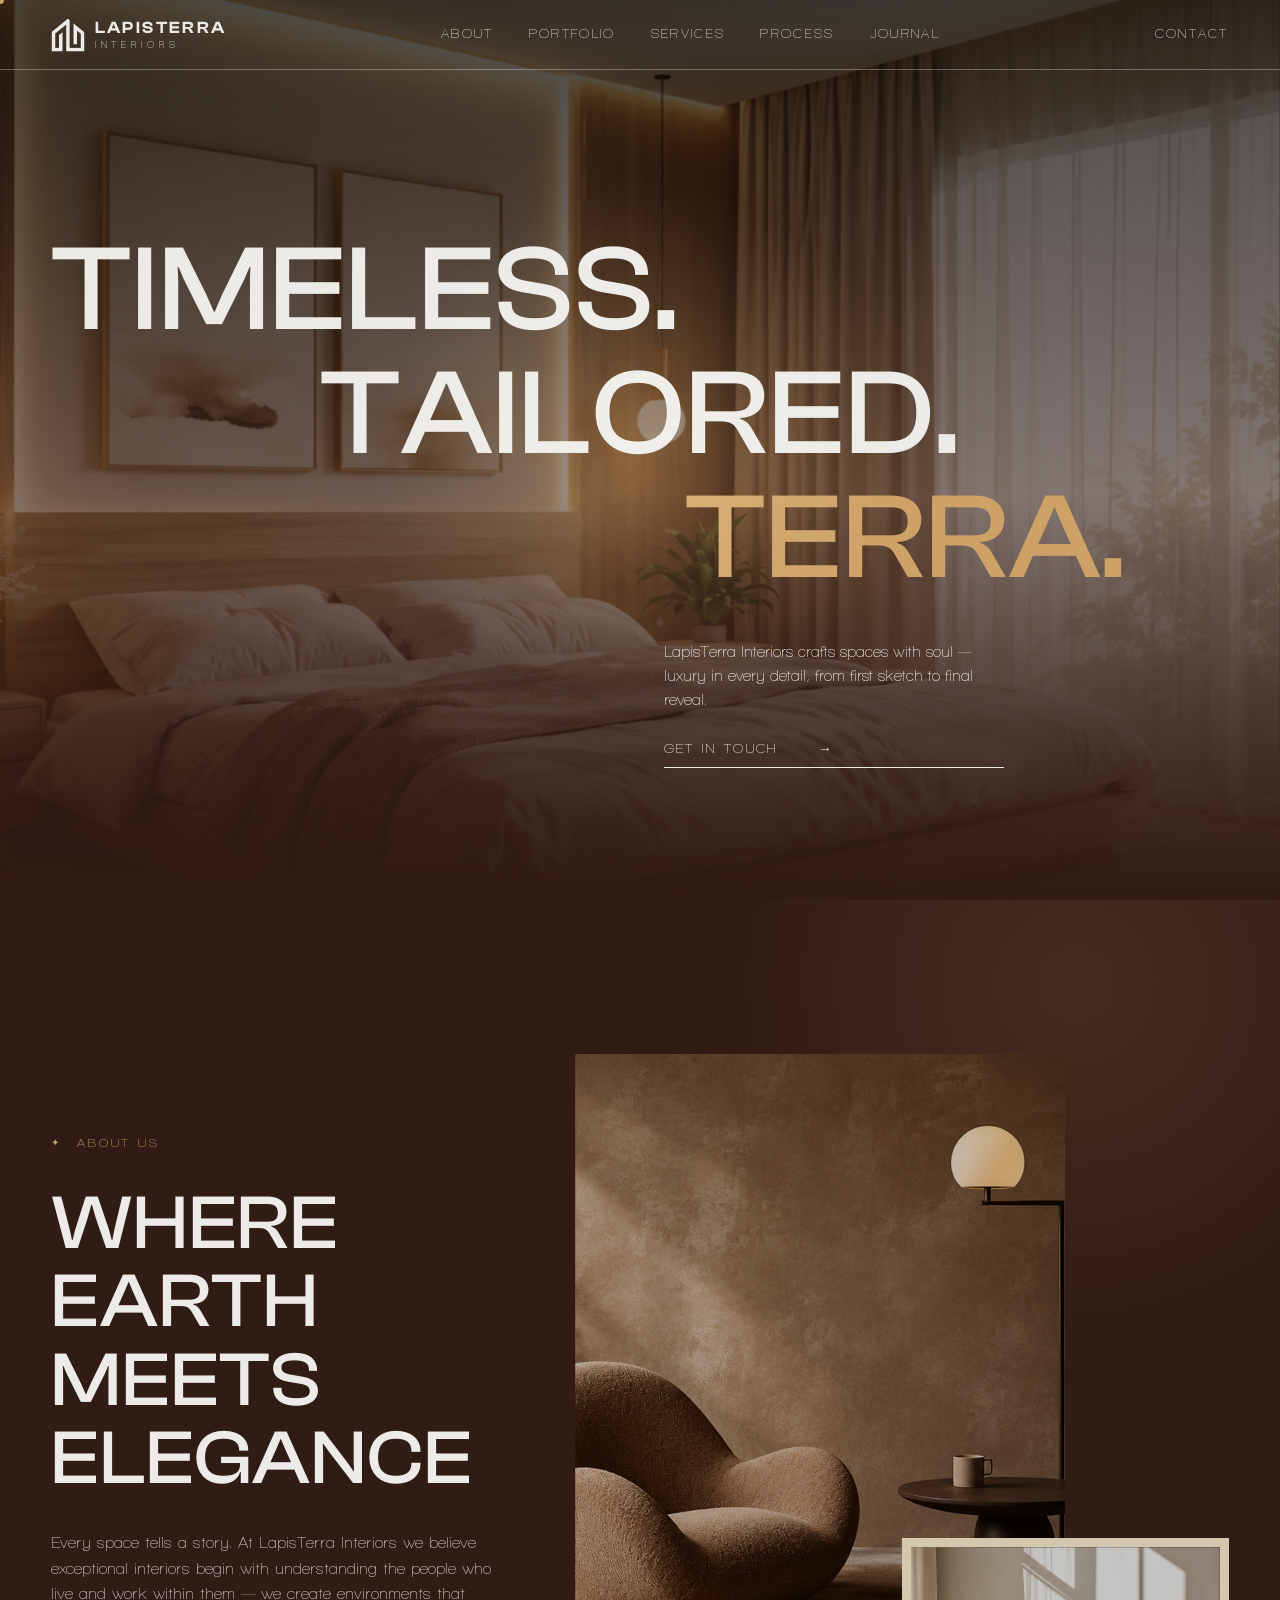
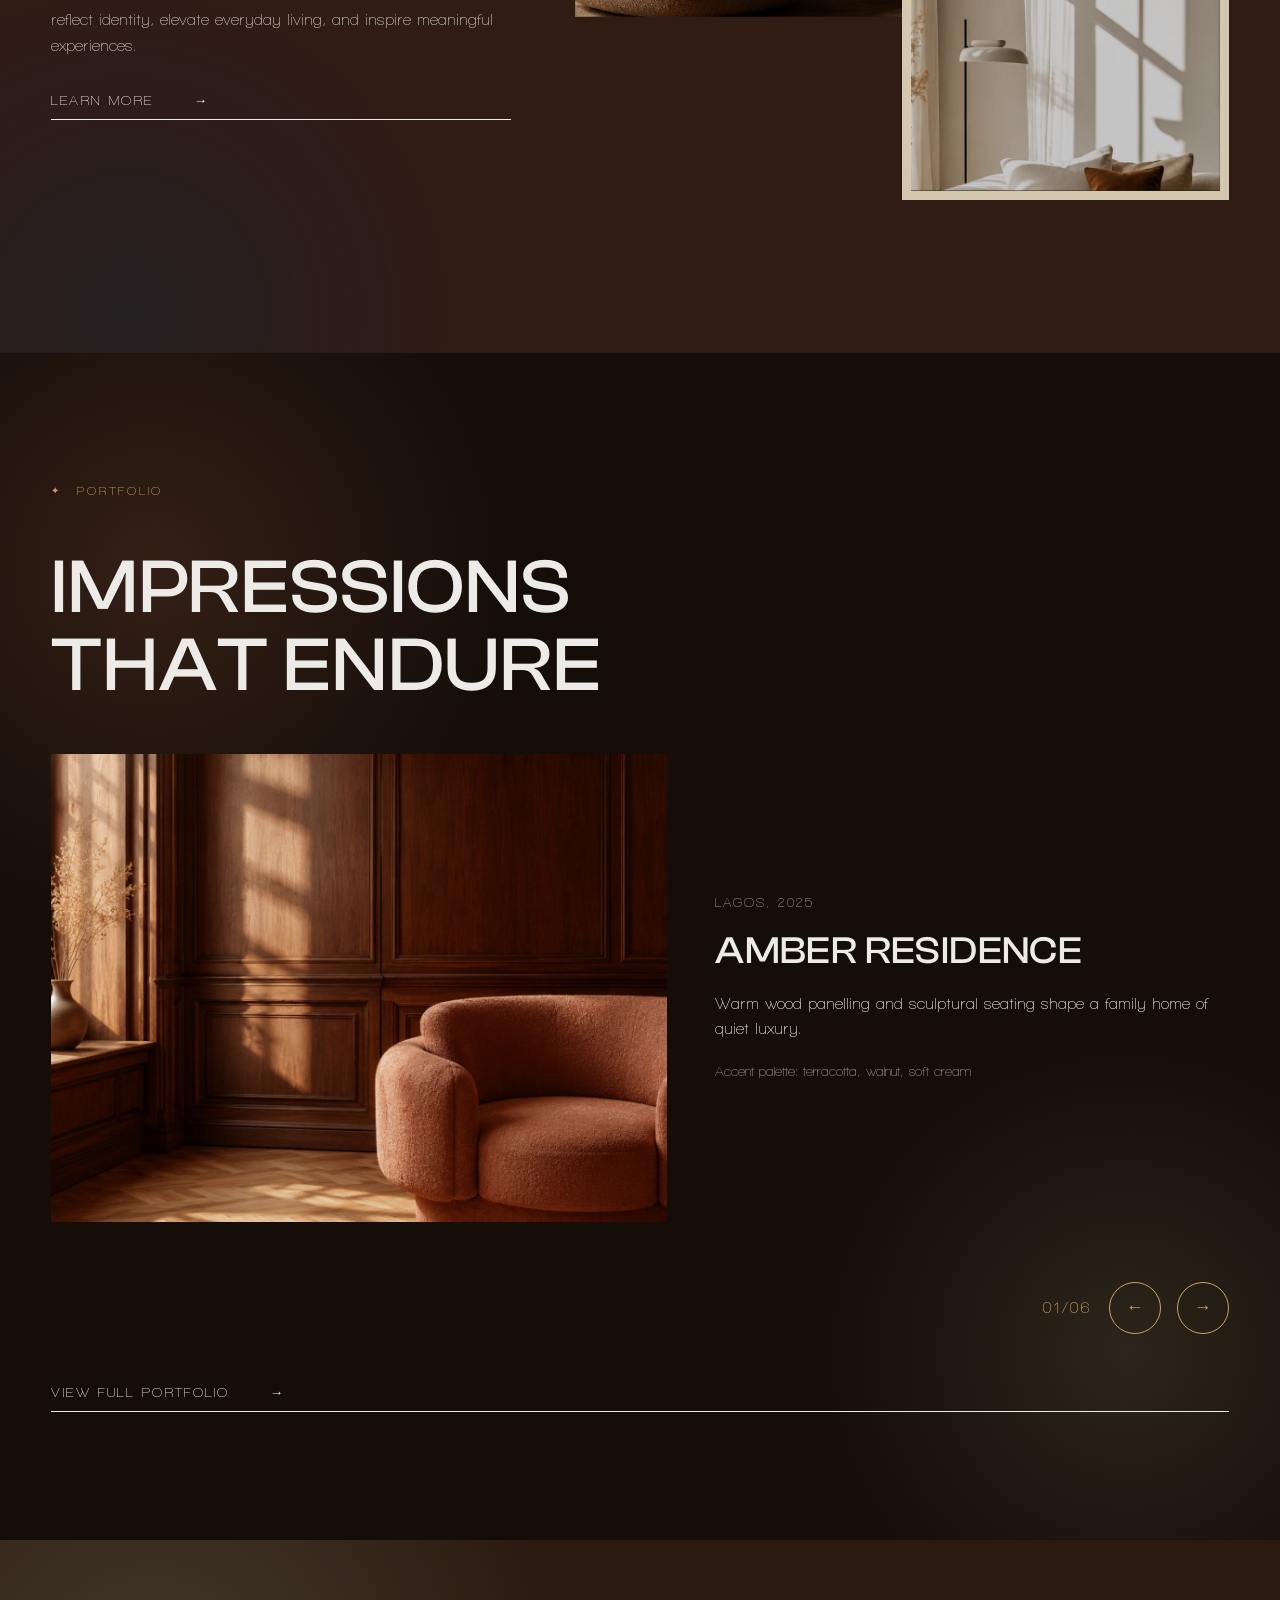
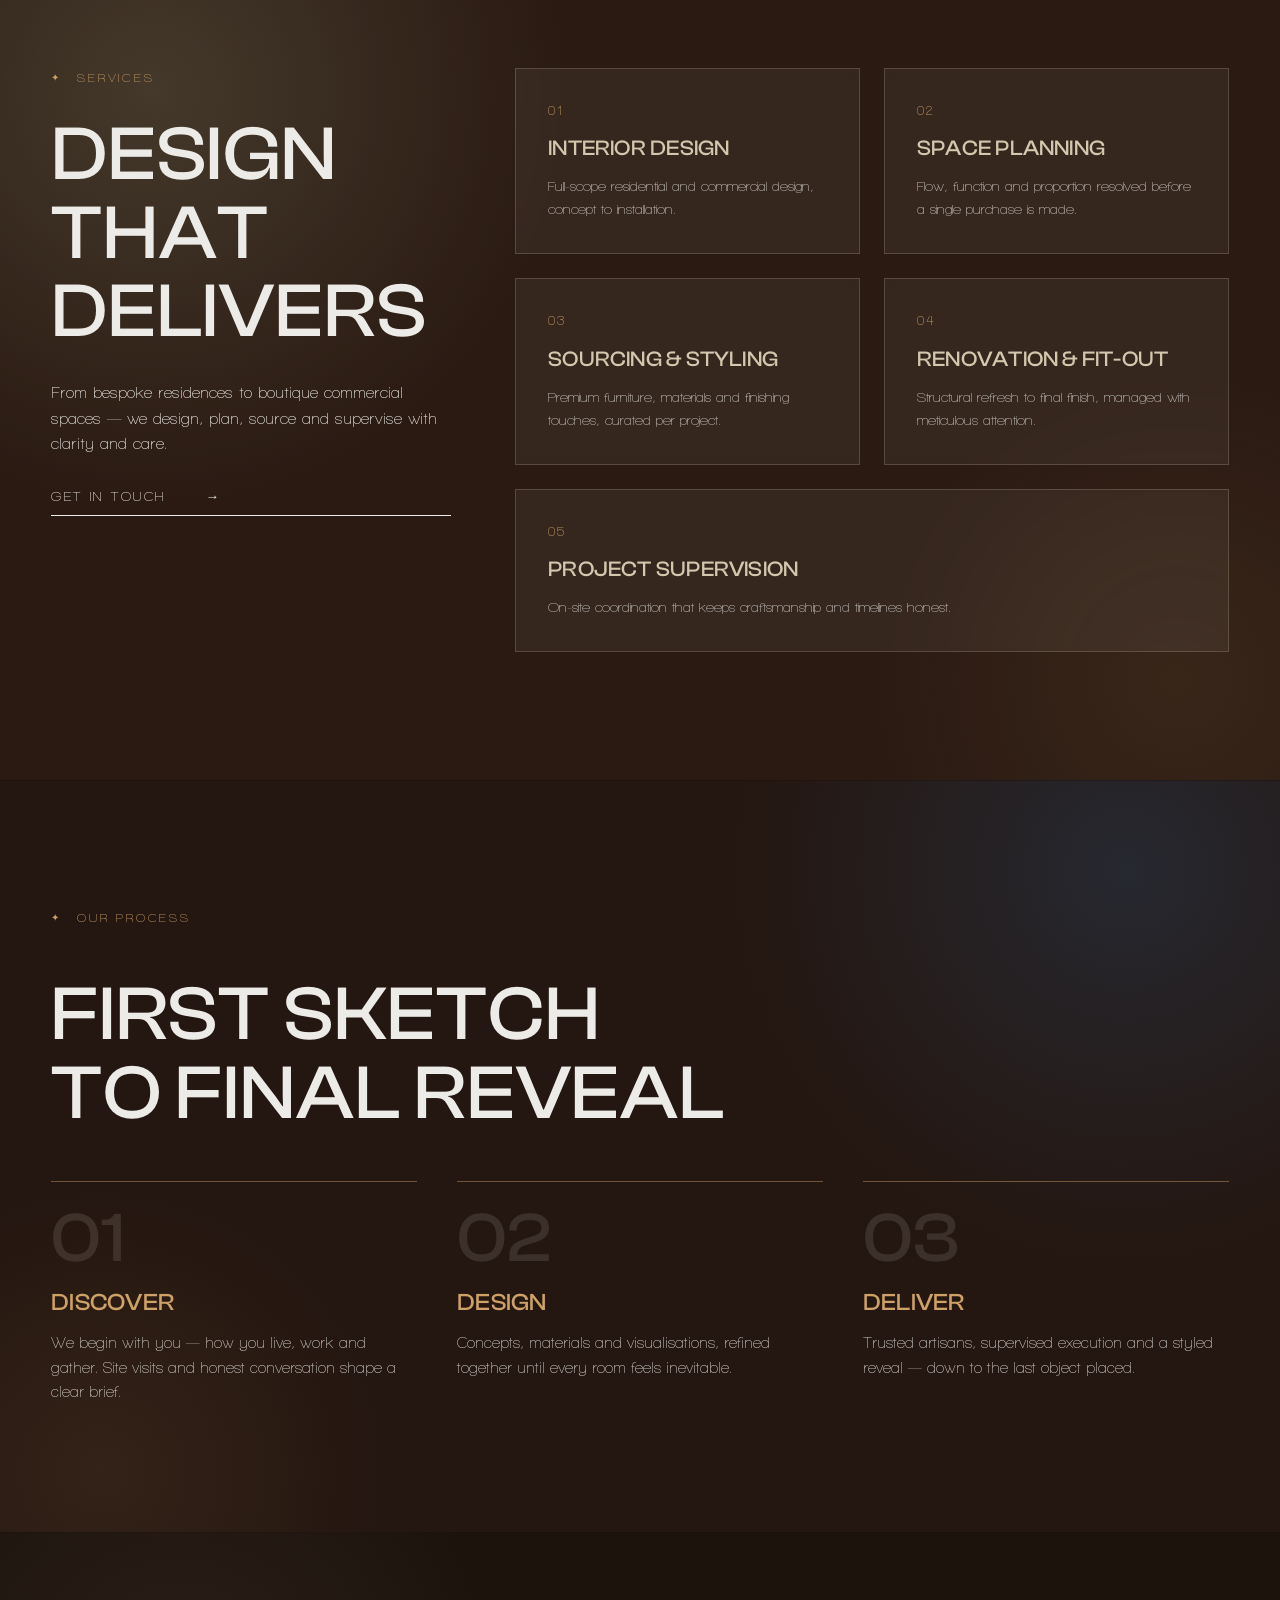
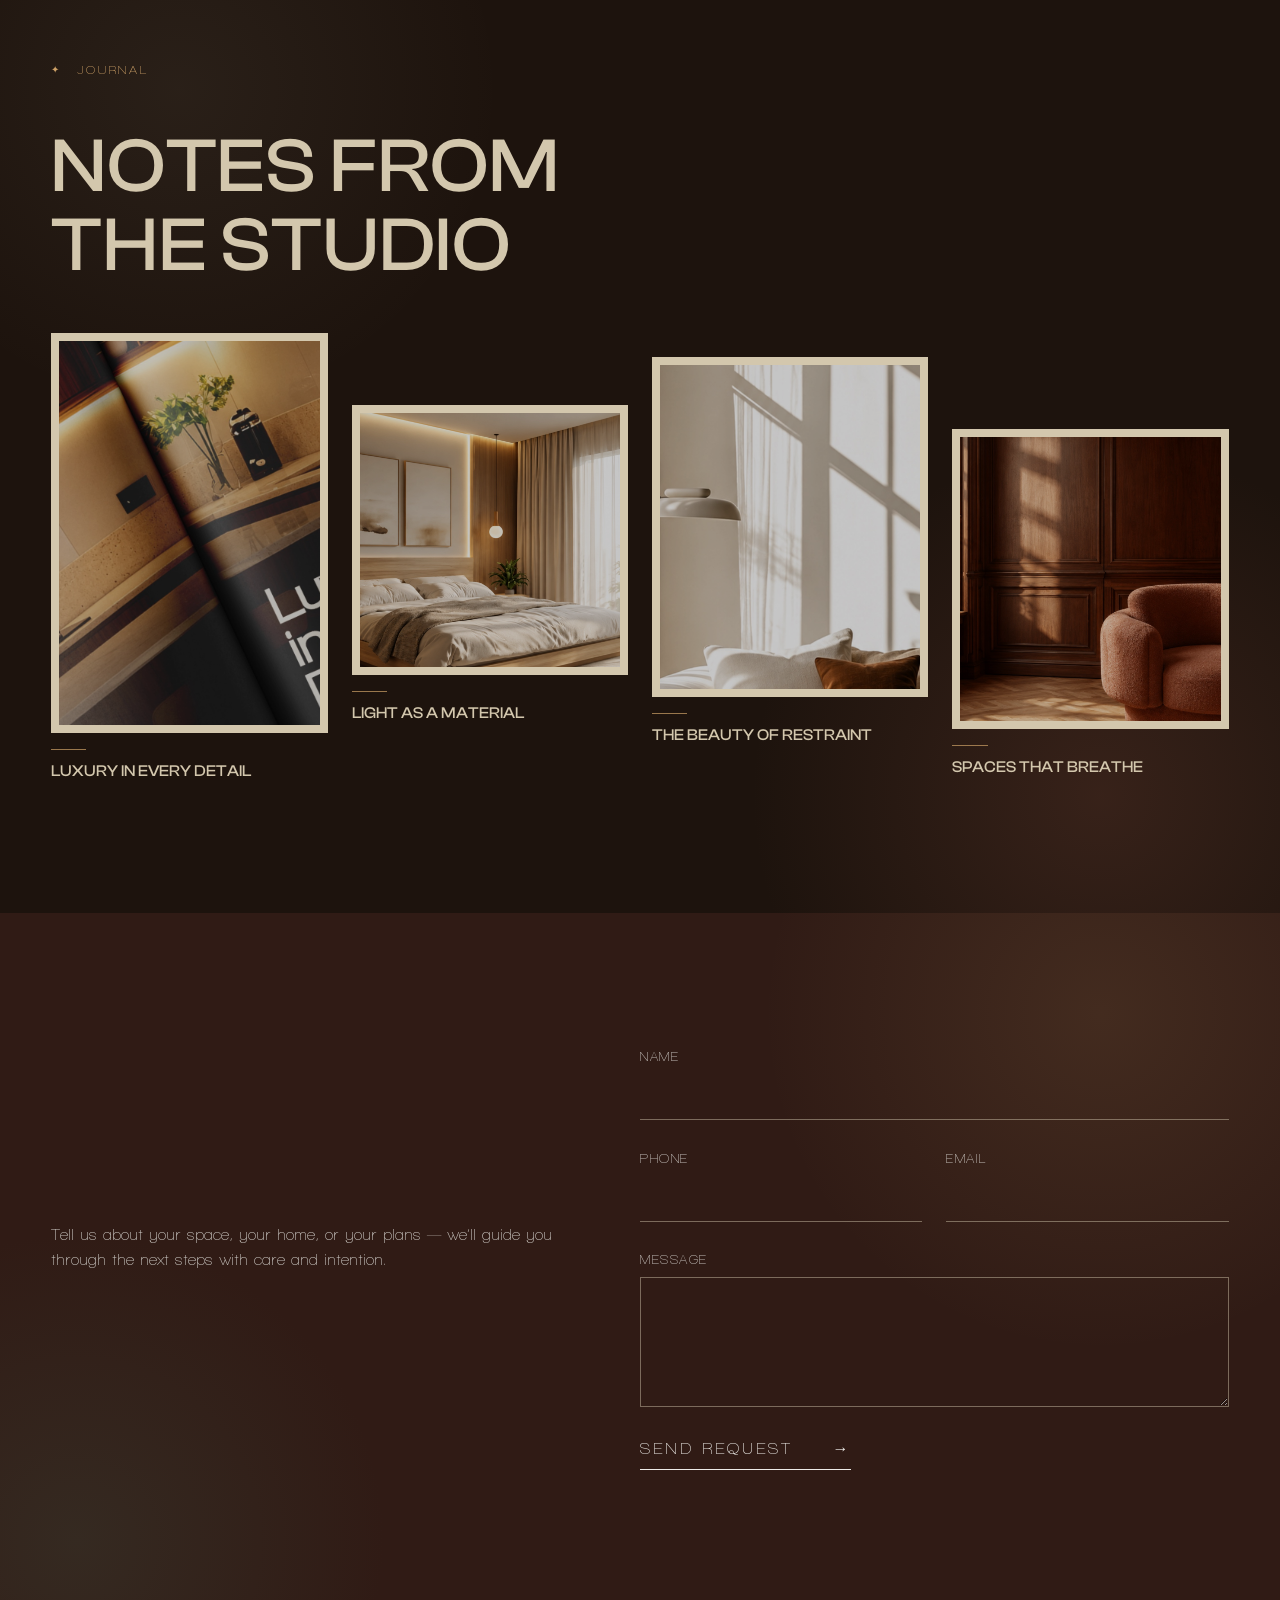
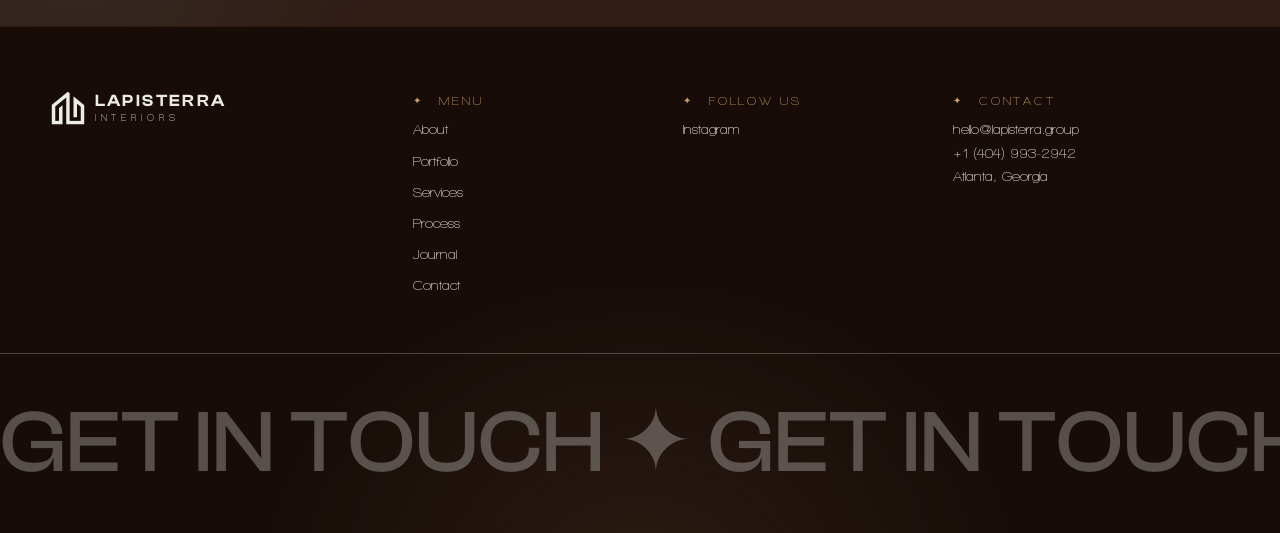
<file: index.html>
<!DOCTYPE html>
<html lang="en">
<head>
<meta charset="utf-8">
<meta name="viewport" content="width=device-width,initial-scale=1">
<title>LapisTerra Interiors — Luxury Interior Design</title>
<meta name="description" content="LapisTerra Interiors creates timeless, functional and luxurious interior spaces — full-scope design from concept to completion.">
<meta property="og:title" content="LapisTerra Interiors — Luxury Interior Design">
<meta property="og:description" content="LapisTerra Interiors creates timeless, functional and luxurious interior spaces — full-scope design from concept to completion.">
<meta property="og:image" content="assets/img/placeholder/hero.jpg">
<link rel="stylesheet" href="assets/css/base.css">
<link rel="stylesheet" href="assets/css/home.css">
</head>
<body>
<header class="nav" id="top">
  <div class="nav-inner">
    <a class="brand" href="index.html" aria-label="LapisTerra Interiors home">
      <img src="assets/img/logo-mark-cream.png" alt="" width="34" height="34">
      <span class="brand-text">LAPISTERRA<small>INTERIORS</small></span>
    </a>
    <nav class="nav-links" id="navLinks">
      <a href="#about">About</a><a href="#portfolio">Portfolio</a><a href="#services">Services</a>
      <a href="#process">Process</a><a href="#journal">Journal</a>
    </nav>
    <a class="nav-contact" href="#contact">Contact</a>
    <button class="nav-burger" id="navBurger" aria-label="Menu" aria-expanded="false"><span></span><span></span></button>
  </div>
</header>

<section class="hero">
  <img class="hero-bg" src="assets/img/placeholder/hero.jpg" alt="Warm contemporary interior by LapisTerra Interiors">
  <div class="hero-content container">
    <h1 class="hero-title">
      <span class="reveal">Timeless.</span>
      <span class="reveal">Tailored.</span>
      <span class="reveal">Terra.</span>
    </h1>
    <div class="hero-intro reveal">
      <p>LapisTerra Interiors crafts spaces with soul — luxury in every detail, from first sketch to final reveal.</p>
      <a class="line-link" href="#contact">Get in touch <span aria-hidden="true">→</span></a>
    </div>
  </div>
</section>

<section id="about" class="room room-brown about container">
  <div class="about-copy">
    <p class="eyebrow reveal">About us</p>
    <h2 class="reveal">Where Earth<br>Meets Elegance</h2>
    <p class="reveal">Every space tells a story. At LapisTerra Interiors we believe exceptional interiors begin with understanding the people who live and work within them — we create environments that reflect identity, elevate everyday living, and inspire meaningful experiences.</p>
    <a class="line-link reveal" href="#contact">Learn more <span aria-hidden="true">→</span></a>
  </div>
  <div class="about-media">
    <span class="reveal-img"><img src="assets/img/placeholder/about-1.jpg" alt="Sunlit armchair in a warm plaster room"></span>
    <span class="reveal-img"><img src="assets/img/placeholder/about-2.jpg" alt="Cream living room with terracotta accents"></span>
  </div>
  <div class="wall-text wall-mission" aria-hidden="true">
    <h4>Brand Promise</h4>
    <p>Thoughtful Design. Exceptional Execution. Timeless Spaces.</p>
  </div>
</section>
<section id="portfolio" class="room room-ink portfolio container">
  <p class="eyebrow reveal">Portfolio</p>
  <h2 class="reveal">Impressions<br>That Endure</h2>
  <div class="carousel" id="carousel">
    <article class="slide is-active">
      <span class="frame"><img src="assets/img/placeholder/p1.jpg" alt="Amber Residence living space"></span>
      <div class="slide-body">
        <p class="slide-meta">Lagos, 2025</p>
        <h3>Amber Residence</h3>
        <p>Warm wood panelling and sculptural seating shape a family home of quiet luxury.</p>
        <p class="slide-note">Accent palette: terracotta, walnut, soft cream</p>
      </div>
    </article>
    <article class="slide">
      <span class="frame"><img src="assets/img/placeholder/p2.jpg" alt="Sandline Loft living space"></span>
      <div class="slide-body">
        <p class="slide-meta">Abuja, 2025</p>
        <h3>Sandline Loft</h3>
        <p>Minimalist surfaces meet natural light in this contemporary urban sanctuary.</p>
        <p class="slide-note">Accent palette: sand, concrete, champagne</p>
      </div>
    </article>
    <article class="slide">
      <span class="frame"><img src="assets/img/placeholder/p3.jpg" alt="Cream Court living space"></span>
      <div class="slide-body">
        <p class="slide-meta">Lagos, 2024</p>
        <h3>Cream Court</h3>
        <p>Neutral tones and layered textures create a serene backdrop for refined living.</p>
        <p class="slide-note">Accent palette: cream, linen, soft gold</p>
      </div>
    </article>
    <article class="slide">
      <span class="frame"><img src="assets/img/placeholder/p4.jpg" alt="Haven Suite living space"></span>
      <div class="slide-body">
        <p class="slide-meta">Accra, 2024</p>
        <h3>Haven Suite</h3>
        <p>Bold geometry and warm materials craft a deeply personal retreat.</p>
        <p class="slide-note">Accent palette: olive, brass, ochre</p>
      </div>
    </article>
    <article class="slide">
      <span class="frame"><img src="assets/img/placeholder/p5.jpg" alt="Terra Lounge living space"></span>
      <div class="slide-body">
        <p class="slide-meta">Lagos, 2023</p>
        <h3>Terra Lounge</h3>
        <p>Earth tones and natural elements forge a timeless environment for hospitality.</p>
        <p class="slide-note">Accent palette: terra, charcoal, sage</p>
      </div>
    </article>
    <article class="slide">
      <span class="frame"><img src="assets/img/placeholder/p1.jpg" alt="Atrium House living space"></span>
      <div class="slide-body">
        <p class="slide-meta">Ikoyi, 2023</p>
        <h3>Atrium House</h3>
        <p>Soaring volumes and natural materials celebrate the art of light and space.</p>
        <p class="slide-note">Accent palette: oak, skylight, ivory</p>
      </div>
    </article>
  </div>
  <div class="carousel-ctrl">
    <span id="slideCount">01/06</span>
    <button id="prevSlide" aria-label="Previous project">←</button>
    <button id="nextSlide" aria-label="Next project">→</button>
  </div>
  <a class="line-link reveal" href="portfolio.html">View full portfolio <span aria-hidden="true">→</span></a>
  <div class="wall-text wall-promise" aria-hidden="true">
    <h4>Mission Statement</h4>
    <p>To create interior spaces that reflect each client&rsquo;s lifestyle, personality, and vision &mdash; transforming everyday environments into purposeful and inspiring experiences.</p>
  </div>
</section>
<section id="services" class="services">
  <div class="services-inner container">
    <div class="services-copy">
      <p class="eyebrow reveal">Services</p>
      <h2 class="reveal">Design That<br>Delivers</h2>
      <p class="reveal">From bespoke residences to boutique commercial spaces — we design, plan, source and supervise with clarity and care.</p>
      <a class="line-link reveal" href="#contact">Get in touch <span aria-hidden="true">→</span></a>
    </div>
    <div class="services-grid stagger">
      <article class="svc reveal"><span>01</span><h3>Interior Design</h3><p>Full-scope residential and commercial design, concept to installation.</p></article>
      <article class="svc reveal"><span>02</span><h3>Space Planning</h3><p>Flow, function and proportion resolved before a single purchase is made.</p></article>
      <article class="svc reveal"><span>03</span><h3>Sourcing &amp; Styling</h3><p>Premium furniture, materials and finishing touches, curated per project.</p></article>
      <article class="svc reveal"><span>04</span><h3>Renovation &amp; Fit-Out</h3><p>Structural refresh to final finish, managed with meticulous attention.</p></article>
      <article class="svc reveal"><span>05</span><h3>Project Supervision</h3><p>On-site coordination that keeps craftsmanship and timelines honest.</p></article>
    </div>
  </div>
  <div class="wall-text wall-vision" aria-hidden="true">
    <h4>Vision Statement</h4>
    <p>To become a trusted name in creating timeless, functional, and luxurious interior spaces that enrich the way people live, work, and experience their environments.</p>
  </div>
</section>
<section id="process" class="room room-deep process container">
  <p class="eyebrow reveal">Our Process</p>
  <h2 class="reveal">First Sketch<br>To Final Reveal</h2>
  <div class="process-steps stagger">
    <article class="step reveal"><span>01</span><h3>Discover</h3><p>We begin with you — how you live, work and gather. Site visits and honest conversation shape a clear brief.</p></article>
    <article class="step reveal"><span>02</span><h3>Design</h3><p>Concepts, materials and visualisations, refined together until every room feels inevitable.</p></article>
    <article class="step reveal"><span>03</span><h3>Deliver</h3><p>Trusted artisans, supervised execution and a styled reveal — down to the last object placed.</p></article>
  </div>
  <div class="wall-text wall-strategy" aria-hidden="true">
    <h4>Brand Strategy</h4>
    <p>Thoughtful design and transparent collaboration are at the heart of every exceptional interior experience.</p>
  </div>
</section>
<section id="journal" class="room room-umber journal container">
  <p class="eyebrow reveal">Journal</p>
  <h2 class="reveal">Notes From<br>The Studio</h2>
  <div class="journal-grid stagger">
    <figure class="reveal"><a href="journal.html#luxury-in-every-detail"><span class="frame"><img src="assets/img/placeholder/magazine.jpg" alt=""></span><figcaption>Luxury in Every Detail</figcaption></a></figure>
    <figure class="reveal"><a href="journal.html#light-as-a-material"><span class="frame"><img src="assets/img/placeholder/p4.jpg" alt=""></span><figcaption>Light as a Material</figcaption></a></figure>
    <figure class="reveal"><a href="journal.html#the-beauty-of-restraint"><span class="frame"><img src="assets/img/placeholder/p3.jpg" alt=""></span><figcaption>The Beauty of Restraint</figcaption></a></figure>
    <figure class="reveal"><a href="journal.html#spaces-that-breathe"><span class="frame"><img src="assets/img/placeholder/p5.jpg" alt=""></span><figcaption>Spaces That Breathe</figcaption></a></figure>
  </div>
  <div class="wall-text wall-story" aria-hidden="true">
    <h4>Brand Story</h4>
    <p>Every space tells a story. We don&rsquo;t simply design spaces &mdash; we create environments that reflect identity, elevate everyday living, and inspire meaningful experiences.</p>
  </div>
</section>
<section id="contact" class="room room-brown contact container">
  <div class="contact-copy">
    <p class="eyebrow reveal">Contact us</p>
    <h2 class="reveal">Let&rsquo;s Begin a<br>Conversation</h2>
    <p class="reveal">Tell us about your space, your home, or your plans — we&rsquo;ll guide you through the next steps with care and intention.</p>
  </div>
  <form class="contact-form reveal" action="https://formspree.io/f/FORM_ID" method="POST" novalidate>
    <input type="text" name="_gotcha" style="display:none" tabindex="-1" autocomplete="off">
    <label>Name<input name="name" type="text" required></label>
    <div class="form-row">
      <label>Phone<input name="phone" type="tel"></label>
      <label>Email<input name="email" type="email" required></label>
    </div>
    <label>Message<textarea name="message" rows="4" required></textarea></label>
    <button class="line-link" type="submit">Send request <span aria-hidden="true">→</span></button>
    <p class="form-msg" role="status" aria-live="polite"></p>
  </form>
  <div class="wall-text wall-values" aria-hidden="true">
    <h4>Core Values</h4>
    <p>Excellence &#10022; Creativity &#10022; Integrity &#10022; Functionality &#10022; Craftsmanship &#10022; Collaboration &#10022; Timeless Design</p>
  </div>
</section>
<footer class="footer">
  <div class="footer-grid container">
    <div class="footer-brand">
      <a class="brand" href="index.html" aria-label="LapisTerra Interiors home">
        <img src="assets/img/logo-mark-cream.png" alt="" width="34" height="34">
        <span class="brand-text">LAPISTERRA<small>INTERIORS</small></span>
      </a>
    </div>
    <nav><p class="eyebrow">Menu</p><a href="index.html#about">About</a><a href="portfolio.html">Portfolio</a><a href="index.html#services">Services</a><a href="index.html#process">Process</a><a href="journal.html">Journal</a><a href="index.html#contact">Contact</a></nav>
    <div><p class="eyebrow">Follow us</p><a href="https://instagram.com/lapisterra.interiors" rel="noopener" target="_blank">Instagram</a></div>
    <div><p class="eyebrow">Contact</p><p>hello@lapisterra.group<br><a href="tel:+14049932942">+1 (404) 993-2942</a><br>Atlanta, Georgia</p></div>
  </div>
  <div class="marquee" aria-hidden="true"><div class="marquee-track">
    <span>Get in touch ✦ Get in touch ✦ Get in touch ✦ Get in touch ✦ </span>
    <span>Get in touch ✦ Get in touch ✦ Get in touch ✦ Get in touch ✦ </span>
  </div></div>
</footer>
<script type="module" src="assets/js/main.js"></script>
<script type="module" src="assets/js/cursor.js"></script>
</body>
</html>
</file>
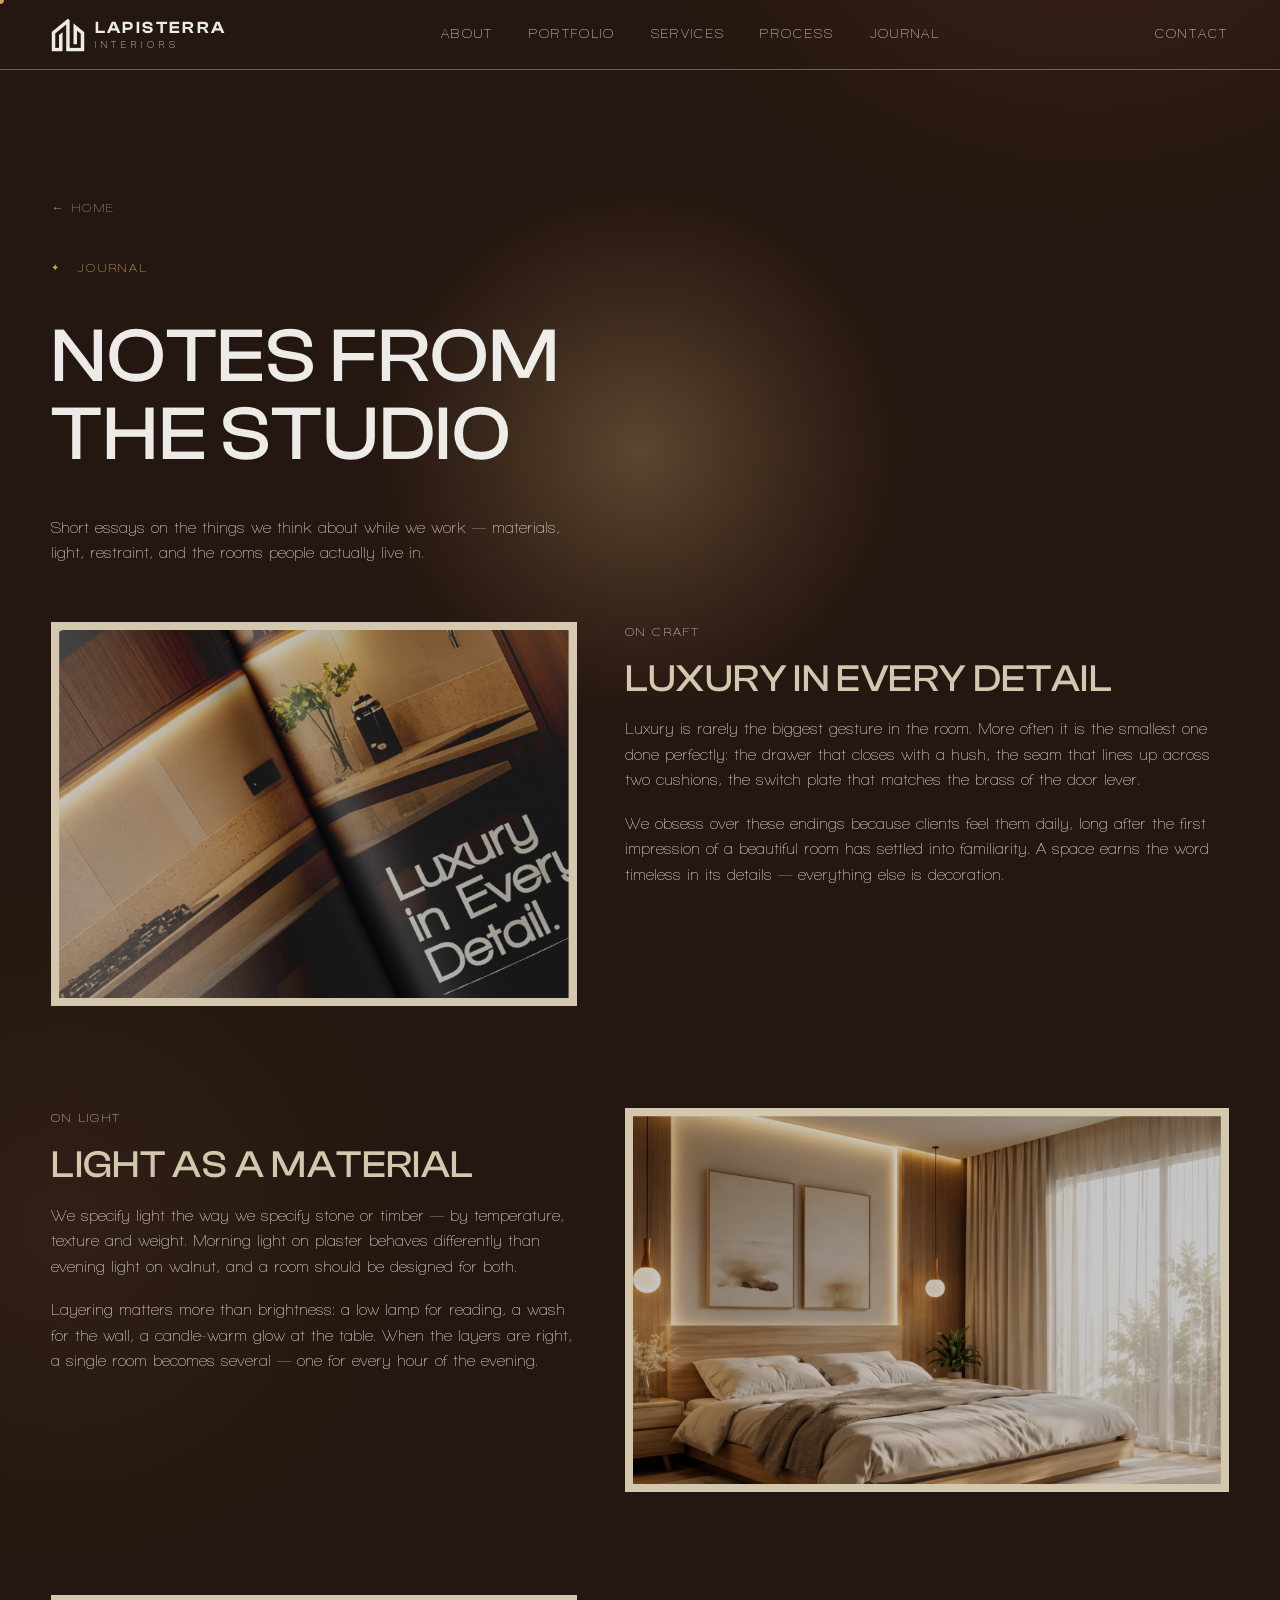
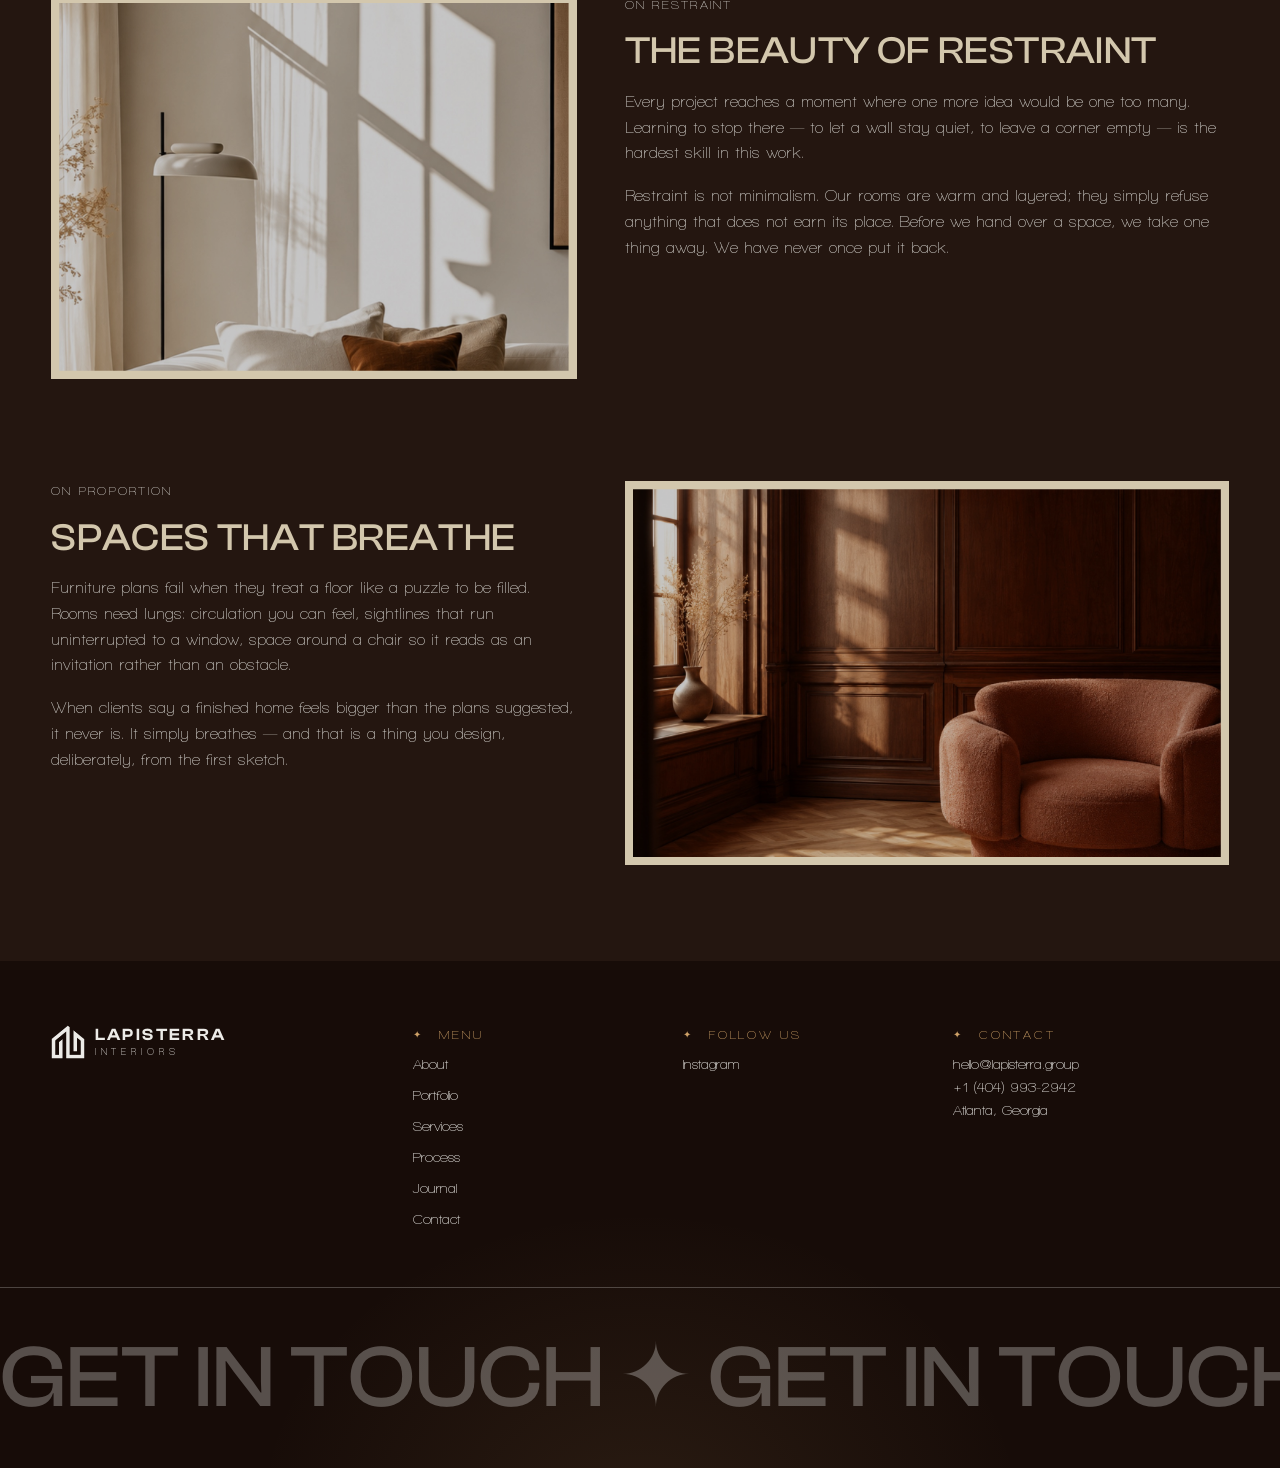
<file: journal.html>
<!DOCTYPE html>
<html lang="en">
<head>
<meta charset="utf-8">
<meta name="viewport" content="width=device-width,initial-scale=1">
<title>Journal — LapisTerra Interiors</title>
<meta name="description" content="Notes from the LapisTerra Interiors studio — on materials, light, restraint and the spaces people live in.">
<meta property="og:title" content="Journal — LapisTerra Interiors">
<meta property="og:description" content="Notes from the LapisTerra Interiors studio.">
<meta property="og:image" content="assets/img/placeholder/magazine.jpg">
<link rel="stylesheet" href="assets/css/base.css">
<link rel="stylesheet" href="assets/css/pages.css">
</head>
<body>
<header class="nav scrolled page-nav" id="top">
  <div class="nav-inner">
    <a class="brand" href="index.html" aria-label="LapisTerra Interiors home">
      <img src="assets/img/logo-mark-cream.png" alt="" width="34" height="34">
      <span class="brand-text">LAPISTERRA<small>INTERIORS</small></span>
    </a>
    <nav class="nav-links" id="navLinks">
      <a href="index.html#about">About</a><a href="portfolio.html">Portfolio</a><a href="index.html#services">Services</a>
      <a href="index.html#process">Process</a><a href="journal.html">Journal</a>
    </nav>
    <a class="nav-contact" href="index.html#contact">Contact</a>
    <button class="nav-burger" id="navBurger" aria-label="Menu" aria-expanded="false"><span></span><span></span></button>
  </div>
</header>
<main class="page-main container">
  <a class="crumb" href="index.html">&larr; Home</a>
  <p class="eyebrow reveal">Journal</p>
  <h1 class="reveal">Notes From<br>The Studio</h1>
  <p class="page-intro reveal">Short essays on the things we think about while we work — materials, light, restraint, and the rooms people actually live in.</p>
  <div class="posts">
    <article class="post" id="luxury-in-every-detail">
      <div class="post-media reveal-img"><span class="frame"><img src="assets/img/placeholder/magazine.jpg" alt="LapisTerra brand book spread reading Luxury in Every Detail"></span></div>
      <div class="post-body">
        <p class="post-meta reveal">On craft</p>
        <h2 class="reveal">Luxury in Every Detail</h2>
        <p class="reveal">Luxury is rarely the biggest gesture in the room. More often it is the smallest one done perfectly: the drawer that closes with a hush, the seam that lines up across two cushions, the switch plate that matches the brass of the door lever.</p>
        <p class="reveal">We obsess over these endings because clients feel them daily, long after the first impression of a beautiful room has settled into familiarity. A space earns the word timeless in its details — everything else is decoration.</p>
      </div>
    </article>
    <article class="post" id="light-as-a-material">
      <div class="post-media reveal-img"><span class="frame"><img src="assets/img/placeholder/p4.jpg" alt="Warm bedroom washed in layered lamplight"></span></div>
      <div class="post-body">
        <p class="post-meta reveal">On light</p>
        <h2 class="reveal">Light as a Material</h2>
        <p class="reveal">We specify light the way we specify stone or timber — by temperature, texture and weight. Morning light on plaster behaves differently than evening light on walnut, and a room should be designed for both.</p>
        <p class="reveal">Layering matters more than brightness: a low lamp for reading, a wash for the wall, a candle-warm glow at the table. When the layers are right, a single room becomes several — one for every hour of the evening.</p>
      </div>
    </article>
    <article class="post" id="the-beauty-of-restraint">
      <div class="post-media reveal-img"><span class="frame"><img src="assets/img/placeholder/p3.jpg" alt="Serene cream living room with sheer curtains"></span></div>
      <div class="post-body">
        <p class="post-meta reveal">On restraint</p>
        <h2 class="reveal">The Beauty of Restraint</h2>
        <p class="reveal">Every project reaches a moment where one more idea would be one too many. Learning to stop there — to let a wall stay quiet, to leave a corner empty — is the hardest skill in this work.</p>
        <p class="reveal">Restraint is not minimalism. Our rooms are warm and layered; they simply refuse anything that does not earn its place. Before we hand over a space, we take one thing away. We have never once put it back.</p>
      </div>
    </article>
    <article class="post" id="spaces-that-breathe">
      <div class="post-media reveal-img"><span class="frame"><img src="assets/img/placeholder/p5.jpg" alt="Panelled room with sculptural terracotta armchair"></span></div>
      <div class="post-body">
        <p class="post-meta reveal">On proportion</p>
        <h2 class="reveal">Spaces That Breathe</h2>
        <p class="reveal">Furniture plans fail when they treat a floor like a puzzle to be filled. Rooms need lungs: circulation you can feel, sightlines that run uninterrupted to a window, space around a chair so it reads as an invitation rather than an obstacle.</p>
        <p class="reveal">When clients say a finished home feels bigger than the plans suggested, it never is. It simply breathes — and that is a thing you design, deliberately, from the first sketch.</p>
      </div>
    </article>
  </div>
</main>
<footer class="footer">
  <div class="footer-grid container">
    <div class="footer-brand">
      <a class="brand" href="index.html" aria-label="LapisTerra Interiors home">
        <img src="assets/img/logo-mark-cream.png" alt="" width="34" height="34">
        <span class="brand-text">LAPISTERRA<small>INTERIORS</small></span>
      </a>
    </div>
    <nav><p class="eyebrow">Menu</p><a href="index.html#about">About</a><a href="portfolio.html">Portfolio</a><a href="index.html#services">Services</a><a href="index.html#process">Process</a><a href="journal.html">Journal</a><a href="index.html#contact">Contact</a></nav>
    <div><p class="eyebrow">Follow us</p><a href="https://instagram.com/lapisterra.interiors" rel="noopener" target="_blank">Instagram</a></div>
    <div><p class="eyebrow">Contact</p><p>hello@lapisterra.group<br><a href="tel:+14049932942">+1 (404) 993-2942</a><br>Atlanta, Georgia</p></div>
  </div>
  <div class="marquee" aria-hidden="true"><div class="marquee-track">
    <span>Get in touch ✦ Get in touch ✦ Get in touch ✦ Get in touch ✦ </span>
    <span>Get in touch ✦ Get in touch ✦ Get in touch ✦ Get in touch ✦ </span>
  </div></div>
</footer>
<script type="module" src="assets/js/main.js"></script>
<script type="module" src="assets/js/cursor.js"></script>
</body>
</html>
</file>
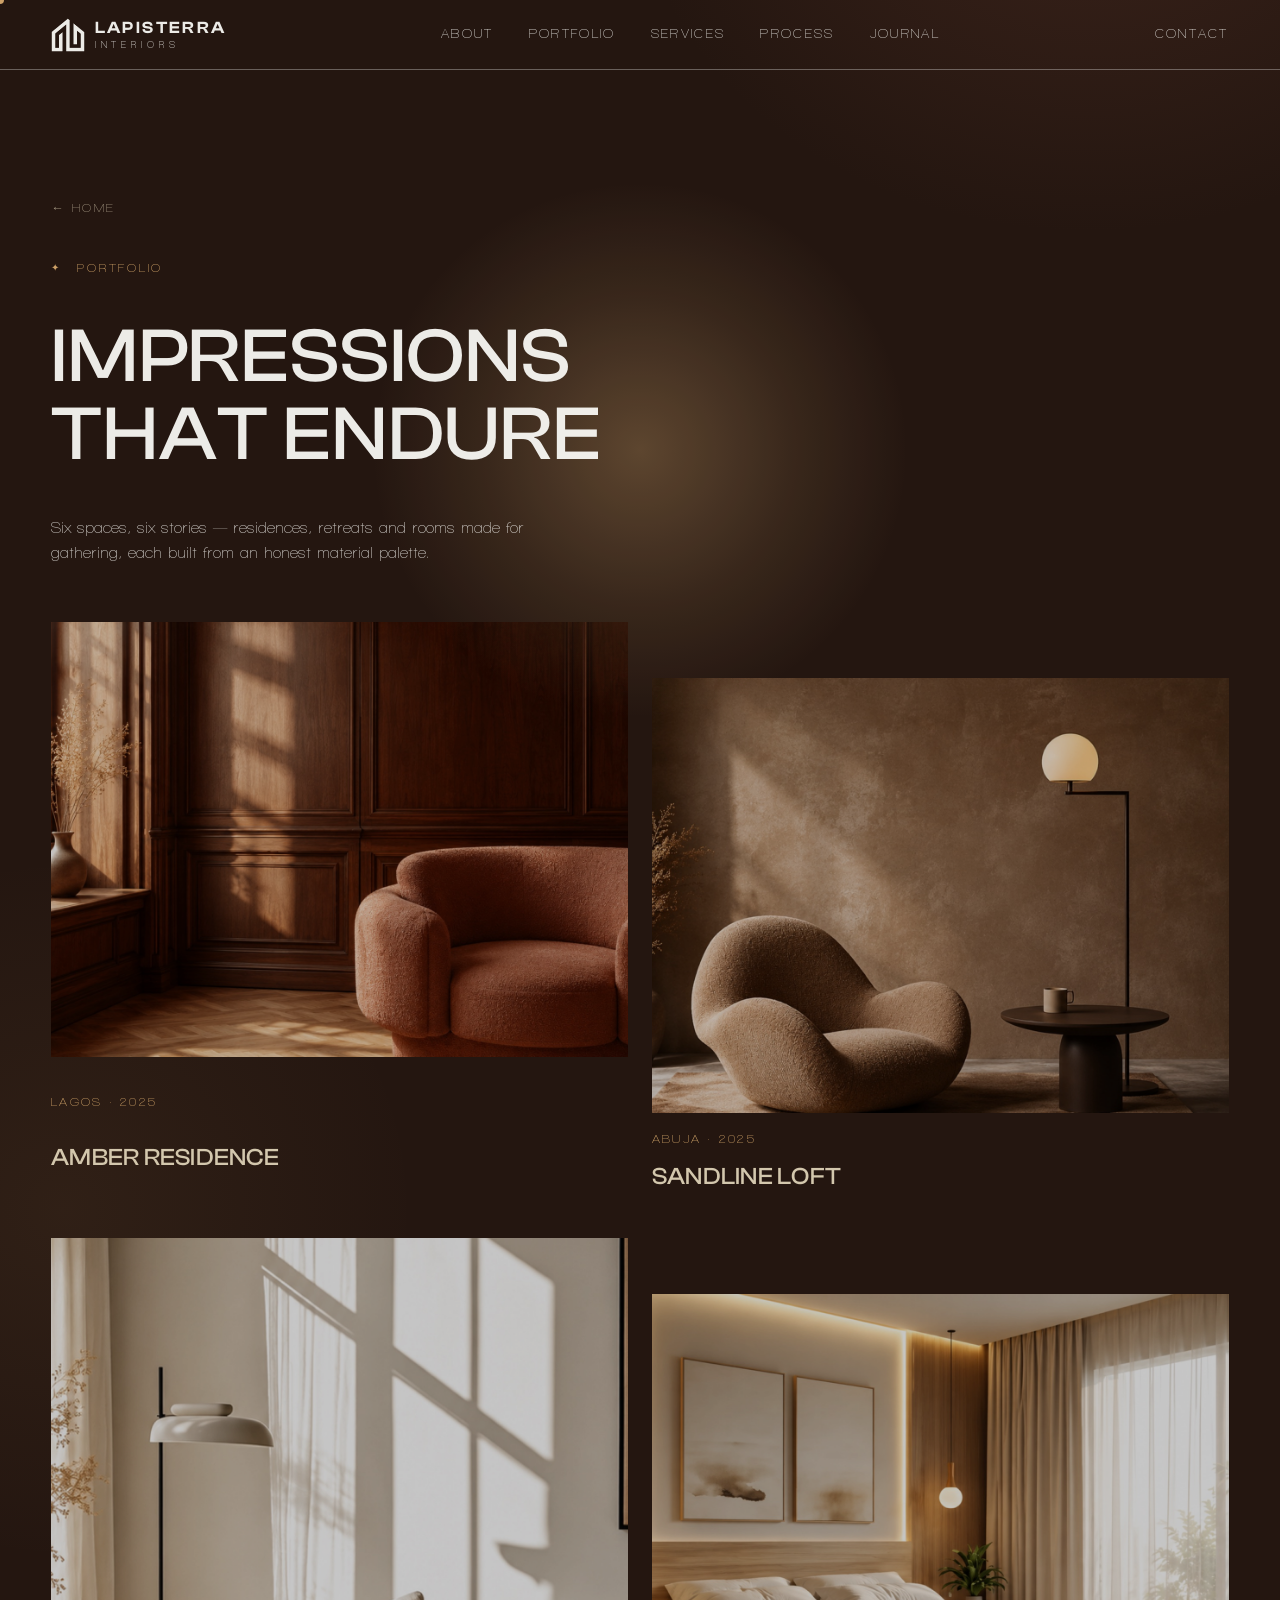
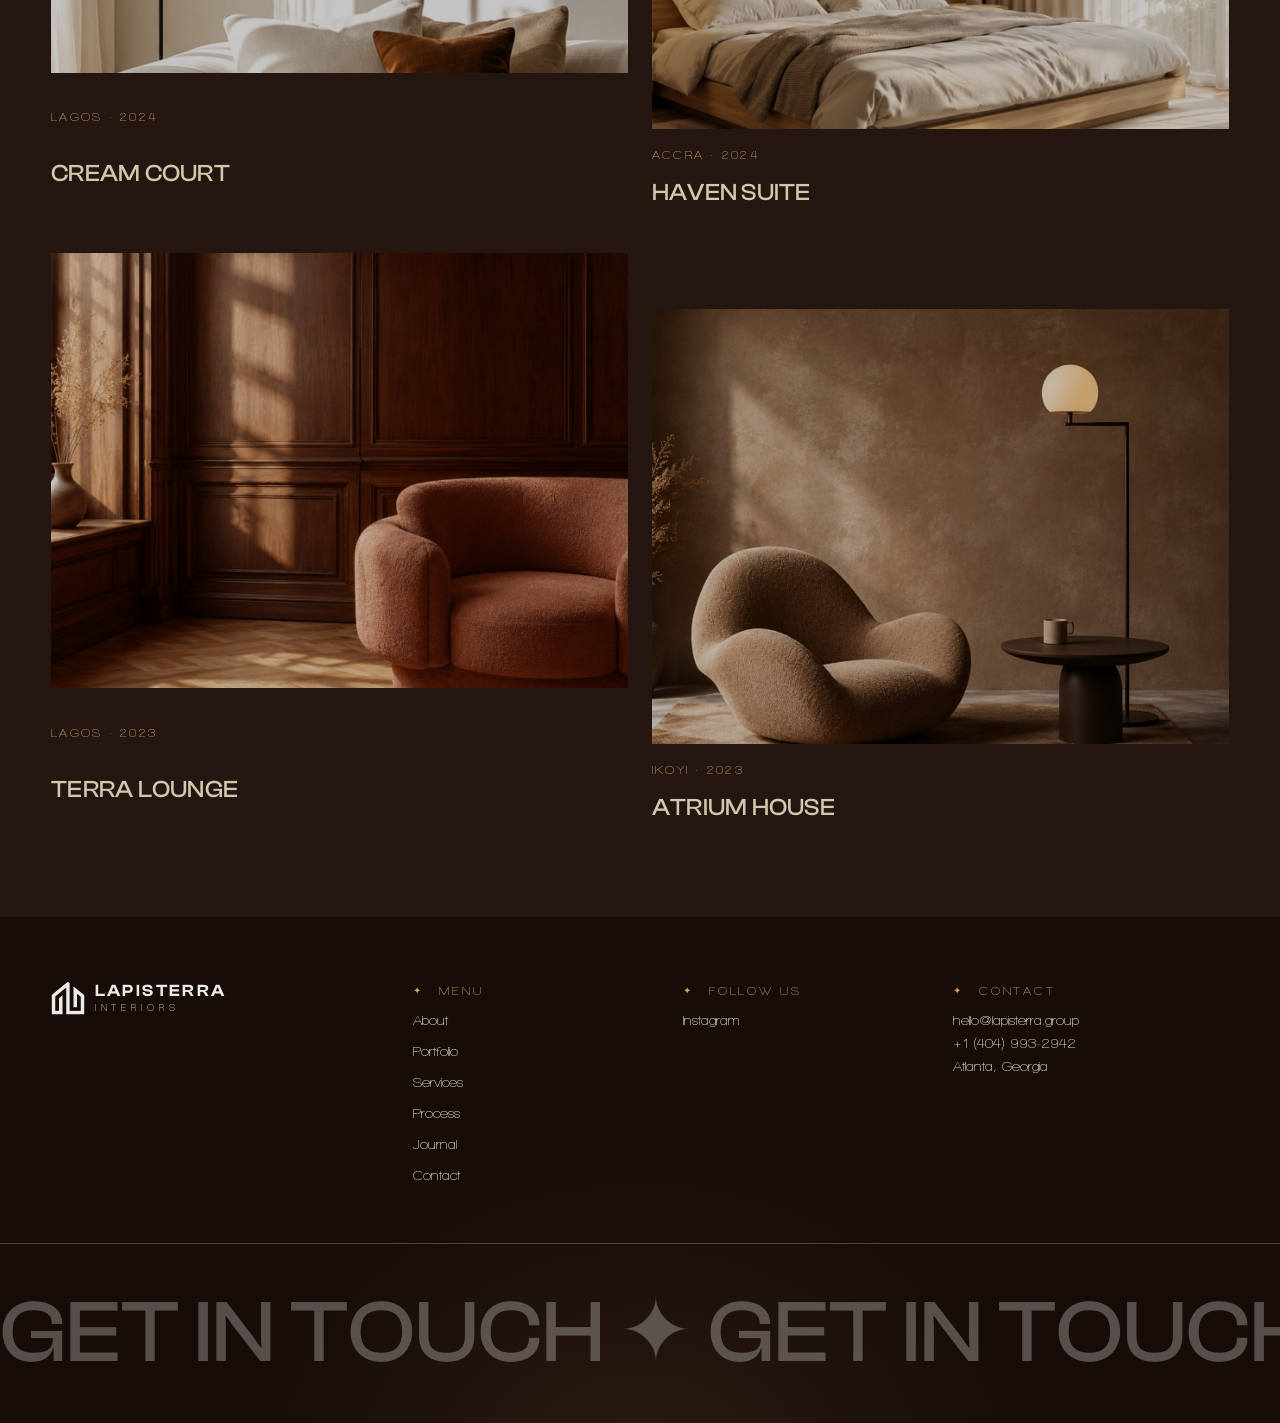
<file: portfolio.html>
<!DOCTYPE html>
<html lang="en">
<head>
<meta charset="utf-8">
<meta name="viewport" content="width=device-width,initial-scale=1">
<title>Portfolio — LapisTerra Interiors</title>
<meta name="description" content="Selected interior design projects by LapisTerra Interiors — residences, retreats and hospitality spaces crafted with timeless materials.">
<meta property="og:title" content="Portfolio — LapisTerra Interiors">
<meta property="og:description" content="Selected interior design projects by LapisTerra Interiors.">
<meta property="og:image" content="assets/img/placeholder/p1.jpg">
<link rel="stylesheet" href="assets/css/base.css">
<link rel="stylesheet" href="assets/css/pages.css">
</head>
<body>
<header class="nav scrolled page-nav" id="top">
  <div class="nav-inner">
    <a class="brand" href="index.html" aria-label="LapisTerra Interiors home">
      <img src="assets/img/logo-mark-cream.png" alt="" width="34" height="34">
      <span class="brand-text">LAPISTERRA<small>INTERIORS</small></span>
    </a>
    <nav class="nav-links" id="navLinks">
      <a href="index.html#about">About</a><a href="portfolio.html">Portfolio</a><a href="index.html#services">Services</a>
      <a href="index.html#process">Process</a><a href="journal.html">Journal</a>
    </nav>
    <a class="nav-contact" href="index.html#contact">Contact</a>
    <button class="nav-burger" id="navBurger" aria-label="Menu" aria-expanded="false"><span></span><span></span></button>
  </div>
</header>
<main class="page-main container">
  <a class="crumb" href="index.html">&larr; Home</a>
  <p class="eyebrow reveal">Portfolio</p>
  <h1 class="reveal">Impressions<br>That Endure</h1>
  <p class="page-intro reveal">Six spaces, six stories — residences, retreats and rooms made for gathering, each built from an honest material palette.</p>
  <div class="works stagger">
    <a class="work reveal" href="project.html?id=amber-residence">
      <span class="frame"><img src="assets/img/placeholder/p1.jpg" alt="Amber Residence living space"></span>
      <span class="work-meta">Lagos &middot; 2025</span><h3>Amber Residence</h3>
    </a>
    <a class="work reveal" href="project.html?id=sandline-loft">
      <span class="frame"><img src="assets/img/placeholder/p2.jpg" alt="Sandline Loft living space"></span>
      <span class="work-meta">Abuja &middot; 2025</span><h3>Sandline Loft</h3>
    </a>
    <a class="work reveal" href="project.html?id=cream-court">
      <span class="frame"><img src="assets/img/placeholder/p3.jpg" alt="Cream Court living space"></span>
      <span class="work-meta">Lagos &middot; 2024</span><h3>Cream Court</h3>
    </a>
    <a class="work reveal" href="project.html?id=haven-suite">
      <span class="frame"><img src="assets/img/placeholder/p4.jpg" alt="Haven Suite bedroom"></span>
      <span class="work-meta">Accra &middot; 2024</span><h3>Haven Suite</h3>
    </a>
    <a class="work reveal" href="project.html?id=terra-lounge">
      <span class="frame"><img src="assets/img/placeholder/p5.jpg" alt="Terra Lounge hospitality space"></span>
      <span class="work-meta">Lagos &middot; 2023</span><h3>Terra Lounge</h3>
    </a>
    <a class="work reveal" href="project.html?id=atrium-house">
      <span class="frame"><img src="assets/img/placeholder/about-1.jpg" alt="Atrium House seating corner"></span>
      <span class="work-meta">Ikoyi &middot; 2023</span><h3>Atrium House</h3>
    </a>
  </div>
</main>
<footer class="footer">
  <div class="footer-grid container">
    <div class="footer-brand">
      <a class="brand" href="index.html" aria-label="LapisTerra Interiors home">
        <img src="assets/img/logo-mark-cream.png" alt="" width="34" height="34">
        <span class="brand-text">LAPISTERRA<small>INTERIORS</small></span>
      </a>
    </div>
    <nav><p class="eyebrow">Menu</p><a href="index.html#about">About</a><a href="portfolio.html">Portfolio</a><a href="index.html#services">Services</a><a href="index.html#process">Process</a><a href="journal.html">Journal</a><a href="index.html#contact">Contact</a></nav>
    <div><p class="eyebrow">Follow us</p><a href="https://instagram.com/lapisterra.interiors" rel="noopener" target="_blank">Instagram</a></div>
    <div><p class="eyebrow">Contact</p><p>hello@lapisterra.group<br><a href="tel:+14049932942">+1 (404) 993-2942</a><br>Atlanta, Georgia</p></div>
  </div>
  <div class="marquee" aria-hidden="true"><div class="marquee-track">
    <span>Get in touch ✦ Get in touch ✦ Get in touch ✦ Get in touch ✦ </span>
    <span>Get in touch ✦ Get in touch ✦ Get in touch ✦ Get in touch ✦ </span>
  </div></div>
</footer>
<script type="module" src="assets/js/main.js"></script>
<script type="module" src="assets/js/cursor.js"></script>
</body>
</html>
</file>
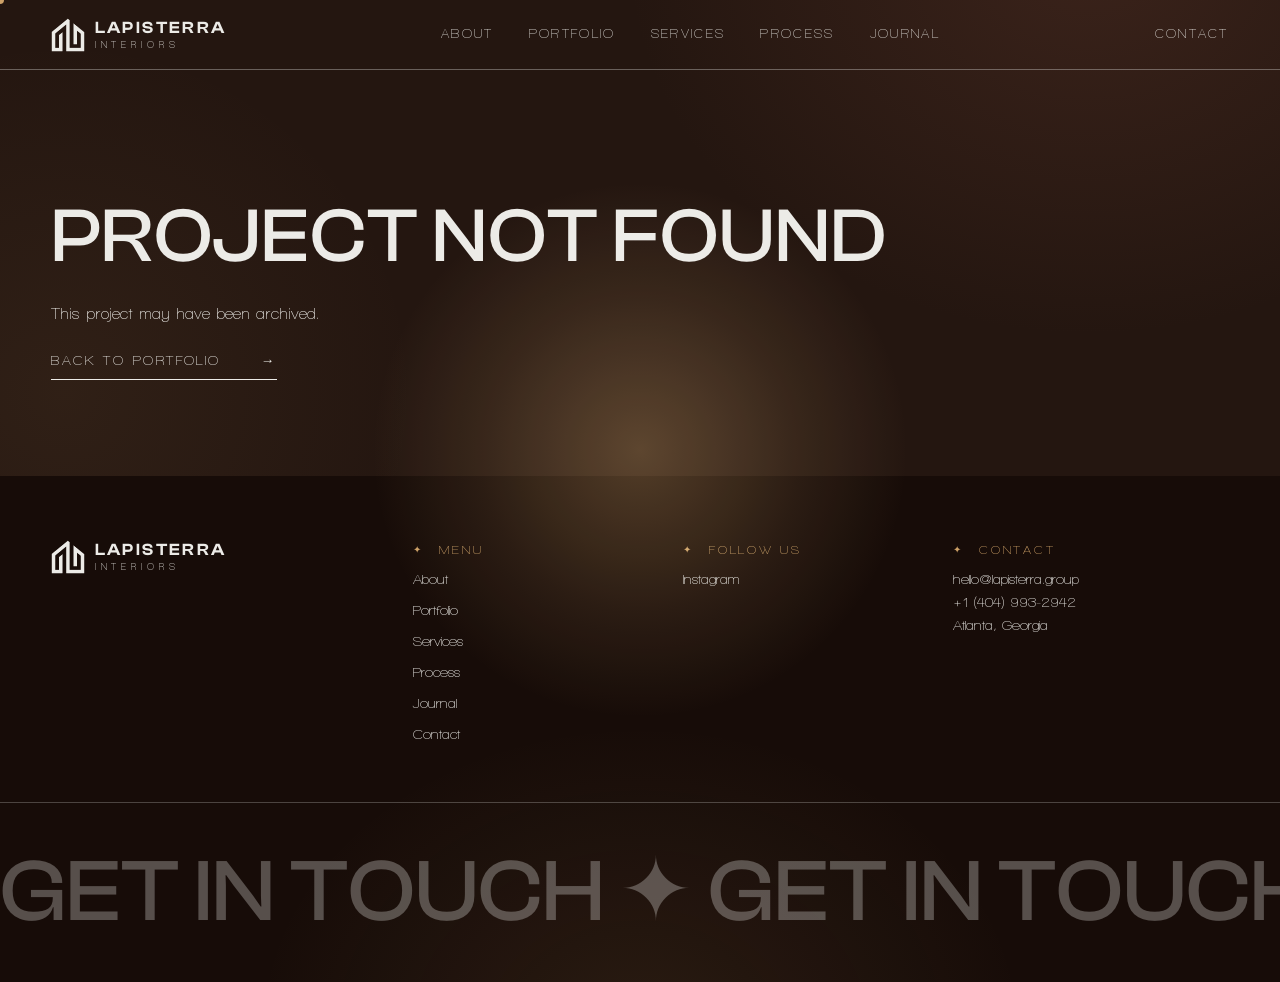
<file: project.html>
<!DOCTYPE html>
<html lang="en">
<head>
<meta charset="utf-8">
<meta name="viewport" content="width=device-width,initial-scale=1">
<title>Project — LapisTerra Interiors</title>
<meta name="description" content="An interior design project by LapisTerra Interiors.">
<meta property="og:title" content="Project — LapisTerra Interiors">
<meta property="og:description" content="An interior design project by LapisTerra Interiors.">
<meta property="og:image" content="assets/img/placeholder/p1.jpg">
<link rel="stylesheet" href="assets/css/base.css">
<link rel="stylesheet" href="assets/css/pages.css">
</head>
<body>
<header class="nav scrolled page-nav" id="top">
  <div class="nav-inner">
    <a class="brand" href="index.html" aria-label="LapisTerra Interiors home">
      <img src="assets/img/logo-mark-cream.png" alt="" width="34" height="34">
      <span class="brand-text">LAPISTERRA<small>INTERIORS</small></span>
    </a>
    <nav class="nav-links" id="navLinks">
      <a href="index.html#about">About</a><a href="portfolio.html">Portfolio</a><a href="index.html#services">Services</a>
      <a href="index.html#process">Process</a><a href="journal.html">Journal</a>
    </nav>
    <a class="nav-contact" href="index.html#contact">Contact</a>
    <button class="nav-burger" id="navBurger" aria-label="Menu" aria-expanded="false"><span></span><span></span></button>
  </div>
</header>
<main class="page-main container" id="project">
  <p>Loading project…</p>
</main>
<footer class="footer">
  <div class="footer-grid container">
    <div class="footer-brand">
      <a class="brand" href="index.html" aria-label="LapisTerra Interiors home">
        <img src="assets/img/logo-mark-cream.png" alt="" width="34" height="34">
        <span class="brand-text">LAPISTERRA<small>INTERIORS</small></span>
      </a>
    </div>
    <nav><p class="eyebrow">Menu</p><a href="index.html#about">About</a><a href="portfolio.html">Portfolio</a><a href="index.html#services">Services</a><a href="index.html#process">Process</a><a href="journal.html">Journal</a><a href="index.html#contact">Contact</a></nav>
    <div><p class="eyebrow">Follow us</p><a href="https://instagram.com/lapisterra.interiors" rel="noopener" target="_blank">Instagram</a></div>
    <div><p class="eyebrow">Contact</p><p>hello@lapisterra.group<br><a href="tel:+14049932942">+1 (404) 993-2942</a><br>Atlanta, Georgia</p></div>
  </div>
  <div class="marquee" aria-hidden="true"><div class="marquee-track">
    <span>Get in touch ✦ Get in touch ✦ Get in touch ✦ Get in touch ✦ </span>
    <span>Get in touch ✦ Get in touch ✦ Get in touch ✦ Get in touch ✦ </span>
  </div></div>
</footer>
<script type="module" src="assets/js/main.js"></script>
<script type="module" src="assets/js/project.js"></script>
<script type="module" src="assets/js/cursor.js"></script>
</body>
</html>
</file>
<file: assets/css/base.css>
/* ---------- fonts ---------- */
@font-face{font-family:"Clash Display";src:url("../fonts/ClashDisplay-Medium.woff2") format("woff2");font-weight:500;font-display:swap}
@font-face{font-family:"Clash Display";src:url("../fonts/ClashDisplay-Semibold.woff2") format("woff2");font-weight:600;font-display:swap}
@font-face{font-family:"Walkway";src:url("../fonts/Walkway SemiBold.ttf") format("truetype");font-weight:400;font-display:swap}
@font-face{font-family:"Walkway";src:url("../fonts/Walkway Bold.ttf") format("truetype");font-weight:700;font-display:swap}

/* ---------- tokens ---------- */
:root{
  --terra:#754436;--terra-dark:#543126;--sand:#D3C7AD;--gold:#CEA167;
  --cream:#ECEBE7;--olive:#6C6751;--navy:#28374A;--ink:#121212;
  /* room palette: dim material blocks from the brand's colour-proportion
     sheet; other palette colours glow inside each room as ambient light */
  /* one material: the brand's deep brown, in close values — olive/navy/sand/gold
     appear only as light and accents within it */
  --room-brown:#301B15;--room-ink:#150E08;--room-deep:#241610;
  --room-umber:#1D130D;--room-footer:#170C08;
  --font-display:"Clash Display","Avenir Next Condensed","Arial Narrow",sans-serif;
  --font-body:"Walkway","Century Gothic","Futura","Trebuchet MS",sans-serif;
  --pad:clamp(1.25rem,4vw,4rem);
  --h-hero:clamp(3.2rem,9.5vw,8.5rem);
  --h-section:clamp(2.4rem,6vw,5.5rem);
}
*{margin:0;padding:0;box-sizing:border-box}
html{scroll-behavior:smooth}
body{font-family:var(--font-body);color:var(--cream);background:var(--room-ink);line-height:1.6;-webkit-font-smoothing:antialiased}

/* full-bleed colour room: sections are .container elements, so the block
   colour is extended sideways and clipped to the viewport */
.room{position:relative;box-shadow:0 0 0 100vmax var(--room);clip-path:inset(0 -100vmax);background:var(--room)}
.room-brown{--room:var(--room-brown)}
.room-ink{--room:var(--room-ink)}
.room-deep{--room:var(--room-deep)}
.room-umber{--room:var(--room-umber)}

/* keyboard focus */
:focus-visible{outline:2px solid var(--gold);outline-offset:3px}

/* lamp cursor (cursor.js adds .has-cursor on capable devices) */
html.has-cursor body{cursor:none}
html.has-cursor input,html.has-cursor textarea,html.has-cursor select{cursor:text}
.cursor-dot,.cursor-glow{position:fixed;top:0;left:0;pointer-events:none;will-change:transform;border-radius:50%}
.cursor-dot{z-index:1001;width:8px;height:8px;margin:-4px 0 0 -4px;background:var(--gold);transition:width .25s,height .25s,margin .25s,background .25s,border .25s}
.cursor-dot.is-link{width:44px;height:44px;margin:-22px 0 0 -22px;background:transparent;border:1px solid var(--gold)}
.cursor-glow{z-index:1000;width:60vmin;height:60vmin;margin:-30vmin 0 0 -30vmin;background:radial-gradient(circle,rgba(206,161,103,.32),rgba(206,161,103,.11) 42%,transparent 70%);mix-blend-mode:screen}
.cursor-glow.pulse{animation:cursor-pulse .55s ease-out}
@keyframes cursor-pulse{35%{scale:1.3}100%{scale:1}}

/* dim imagery: pictures sit low-lit and brighten under attention */
.frame img,.reveal-img img,.detail-gallery img{filter:brightness(.78) saturate(.96)}
img{max-width:100%;display:block}
a{color:inherit;text-decoration:none}

.container{max-width:1400px;margin-inline:auto;padding-inline:var(--pad)}
.eyebrow{font-size:.78rem;letter-spacing:.22em;text-transform:uppercase;color:var(--gold)}
.eyebrow::before{content:"\2726\00a0\00a0";font-size:.6rem;vertical-align:1px}
h1,h2,h3{font-family:var(--font-display);font-weight:500;text-transform:uppercase;line-height:1.02;letter-spacing:.01em}

/* brand lockup: SVG mark + wordmark, used by nav/footer */
.brand{display:inline-flex;align-items:center;gap:.6rem}
.brand-text{font-family:var(--font-display);font-weight:600;letter-spacing:.14em;font-size:1.05rem;display:flex;flex-direction:column;line-height:1}
.brand-text small{font-family:var(--font-body);font-size:.55rem;letter-spacing:.55em;opacity:.8;margin-top:.25rem}

/* nav: shared by all pages (transparent-over-hero → cream when scrolled on the
   homepage; permanently cream via .page-nav on interior pages) */
.nav{position:fixed;inset:0 0 auto 0;z-index:50;color:var(--cream)}
@media (prefers-reduced-motion: no-preference){
  .nav{transition:background .35s ease,color .35s ease}
  /* page-load: chrome settles in from above */
  .nav-inner>*{animation:nav-drop 1s cubic-bezier(.2,.65,.2,1) both}
  .nav-inner>*:nth-child(2){animation-delay:.15s}
  .nav-inner>*:nth-child(3){animation-delay:.3s}
  @keyframes nav-drop{from{opacity:0;transform:translateY(-14px)}}
}
.nav-inner{display:flex;align-items:center;gap:2.5rem;padding:1.1rem var(--pad);border-bottom:1px solid color-mix(in srgb,currentColor 35%,transparent)}
.nav-links{display:flex;gap:2.2rem;margin-inline:auto}
.nav-links a,.nav-contact{font-size:.8rem;letter-spacing:.18em;text-transform:uppercase;opacity:.9}
.nav-links a:hover,.nav-contact:hover{opacity:1}
.nav.scrolled{background:var(--room-ink);color:var(--cream)}
.nav-burger{display:none}
@media (max-width:768px){
  .nav-links,.nav-contact{display:none}
  .nav-burger{display:flex;flex-direction:column;gap:6px;background:none;border:0;margin-left:auto;cursor:pointer}
  .nav-burger span{width:26px;height:2px;background:currentColor}
  .nav.open{background:var(--terra-dark)}
  .nav.open .nav-links{display:flex;position:fixed;inset:0;background:var(--terra-dark);flex-direction:column;justify-content:center;align-items:center;gap:2rem;font-size:1.2rem}
  .nav.open .nav-burger span:first-child{transform:translateY(4px) rotate(45deg)}
  .nav.open .nav-burger span:last-child{transform:translateY(-4px) rotate(-45deg)}
}
@media (max-width:768px) and (prefers-reduced-motion: no-preference){
  .nav-burger span{transition:transform .3s}
}

/* underlined arrow link, as in reference */
.line-link{display:inline-flex;align-items:center;gap:2.5rem;padding-bottom:.45rem;border-bottom:1px solid currentColor;font-size:.85rem;letter-spacing:.18em;text-transform:uppercase}
.line-link:hover{gap:3.2rem;color:var(--gold)}
@media (prefers-reduced-motion: no-preference){
  .line-link{transition:gap .3s ease,color .3s ease}
}

/* clipped image frame: enables quiet hover zooms without layout bleed */
.frame{display:block;overflow:hidden}
.frame img{width:100%;height:100%;object-fit:cover}

/* scroll reveal primitives (JS adds .in) */
@media (prefers-reduced-motion: no-preference){
  .reveal{opacity:0;transform:translateY(34px);transition:opacity 1s cubic-bezier(.2,.65,.2,1),transform 1s cubic-bezier(.2,.65,.2,1)}
  .reveal.in{opacity:1;transform:none}
  .reveal-img{display:block;overflow:hidden}
  .reveal-img img{clip-path:inset(0 0 100% 0);transition:clip-path 1.1s cubic-bezier(.6,.05,.2,1),transform .9s cubic-bezier(.2,.6,.2,1)}
  .reveal-img.in img{clip-path:inset(0 0 0 0)}
  /* grids marked .stagger cascade their children's reveals */
  .stagger>*:nth-child(2){transition-delay:.12s}
  .stagger>*:nth-child(3){transition-delay:.24s}
  .stagger>*:nth-child(4){transition-delay:.36s}
  .stagger>*:nth-child(5){transition-delay:.48s}
  /* quiet hover zooms inside clipped frames; light returns under the lamp */
  .frame img{transition:transform .9s cubic-bezier(.2,.6,.2,1),filter .9s ease}
  .reveal-img img{transition:clip-path 1.1s cubic-bezier(.6,.05,.2,1),transform .9s cubic-bezier(.2,.6,.2,1),filter .9s ease}
  figure:hover .frame img,.reveal-img:hover img{transform:scale(1.045);filter:brightness(1) saturate(1)}
  .slide.is-active .frame img{filter:brightness(.95) saturate(1)}
  /* cards lift toward the light */
  .svc{transition:transform .5s cubic-bezier(.2,.65,.2,1)}
  .svc:hover{transform:translateY(-6px)}
}

/* footer + marquee: shared by all pages */
.footer{color:var(--cream);padding-top:4rem;overflow:hidden;
  background:radial-gradient(50vmax 40vmax at 50% 110%,rgba(206,161,103,.1),transparent 60%),
             var(--room-footer)}
.footer-grid{display:grid;grid-template-columns:1.4fr 1fr 1fr 1.2fr;gap:2.5rem;padding-bottom:3.5rem}
.footer-grid nav,.footer-grid div{display:grid;gap:.5rem;align-content:start;font-size:.9rem}
.footer-grid a:hover{color:var(--gold)}
.marquee{border-top:1px solid color-mix(in srgb,var(--cream) 25%,transparent);padding-block:1.2rem}
.marquee-track{display:flex;white-space:nowrap;font-family:var(--font-display);text-transform:uppercase;font-size:clamp(2.5rem,7vw,5.5rem);color:color-mix(in srgb,var(--cream) 30%,transparent)}
@media (prefers-reduced-motion: no-preference){
  .marquee-track{animation:marquee 22s linear infinite}
  .marquee:hover .marquee-track{animation-play-state:paused}
  @keyframes marquee{to{transform:translateX(-50%)}}
}
@media (max-width:900px){.footer-grid{grid-template-columns:1fr 1fr}}
</file>
<file: assets/css/home.css>
/* hero */
.hero{position:relative;min-height:100svh;display:flex;align-items:center;color:var(--cream);overflow:hidden}
.hero-bg{position:absolute;inset:0;width:100%;height:100%;object-fit:cover}
@media (prefers-reduced-motion: no-preference){
  .hero-bg{animation:hero-settle 5.5s cubic-bezier(.2,.6,.2,1) both}
  @keyframes hero-settle{from{transform:scale(1.07)}to{transform:scale(1)}}
}
.hero::after{content:"";position:absolute;inset:0;background:linear-gradient(180deg,rgba(11,10,9,.74) 0%,rgba(48,27,21,.6) 55%,rgba(48,27,21,.95) 92%,#301B15 100%)}
.hero-content{position:relative;z-index:1;width:100%;padding-top:6rem}
.hero-title{font-size:var(--h-hero);display:flex;flex-direction:column}
.hero-title span:nth-child(2){align-self:center}
.hero-title span:nth-child(3){align-self:flex-end;margin-right:8vw;color:var(--gold)}
.hero-intro{max-width:340px;margin:2.5rem 0 0 52%;display:grid;gap:1.6rem;font-size:.95rem}
@media (max-width:768px){.hero-intro{margin-left:0}}
@media (prefers-reduced-motion: no-preference){
  /* opening cascade: headline lines land one by one, then the intro */
  .hero-title span:nth-child(1){transition-delay:.15s}
  .hero-title span:nth-child(2){transition-delay:.34s}
  .hero-title span:nth-child(3){transition-delay:.53s}
  .hero-intro{transition-delay:.75s}
  /* copy blocks cascade: eyebrow, headline, paragraph, link */
  .about-copy .reveal:nth-child(2),.services-copy .reveal:nth-child(2),.contact-copy .reveal:nth-child(2),
  .portfolio>.reveal:nth-child(2),.props>.reveal:nth-child(2),.journal>.reveal:nth-child(2){transition-delay:.12s}
  .about-copy .reveal:nth-child(3),.services-copy .reveal:nth-child(3),.contact-copy .reveal:nth-child(3){transition-delay:.24s}
  .about-copy .reveal:nth-child(4),.services-copy .reveal:nth-child(4){transition-delay:.36s}
}

/* hidden inscriptions: brand texts written on the room walls, visible only
   where the lamp's light falls (cursor.js drives --wx/--wy per element) */
.wall-text{position:absolute;z-index:0;pointer-events:none;user-select:none;max-width:420px;
  -webkit-mask-image:radial-gradient(circle 24vmin at var(--wx,-999px) var(--wy,-999px),#000 30%,rgba(0,0,0,.5) 65%,transparent 100%);
  mask-image:radial-gradient(circle 24vmin at var(--wx,-999px) var(--wy,-999px),#000 30%,rgba(0,0,0,.5) 65%,transparent 100%)}
.wall-text h4{font-family:var(--font-display);font-weight:500;text-transform:uppercase;letter-spacing:.06em;font-size:1.15rem;color:var(--gold);margin-bottom:.6rem}
.wall-text p{font-size:.88rem;line-height:1.7;color:var(--sand)}
/* inscriptions live in the large permanently-empty zone beside each
   left-aligned headline (top-right), or the free band under short copy */
/* note: these are position slots — About's band holds the short Brand
   Promise; Portfolio's large void holds the long Mission Statement */
.wall-mission{left:var(--pad);bottom:1.5rem;max-width:340px}
.wall-promise{right:var(--pad);top:11%;max-width:380px}
.wall-vision{left:var(--pad);bottom:1.25rem;max-width:380px}
.wall-strategy{right:var(--pad);top:11%;max-width:300px}
.wall-story{right:var(--pad);top:11%;max-width:300px}
.wall-values{left:var(--pad);bottom:1.5rem;max-width:400px}
@media (max-width:1200px){.wall-text{display:none}}

/* about section — brown room lit by gold and a navy shadow */
.about{display:grid;grid-template-columns:minmax(300px,460px) 1fr;gap:4rem;padding-block:clamp(5rem,12vw,10rem);
  background:radial-gradient(46vmax 46vmax at 84% 8%,rgba(206,161,103,.13),transparent 62%),
             radial-gradient(42vmax 42vmax at 10% 96%,rgba(26,37,48,.5),transparent 60%),
             var(--room)}
.about-copy{display:grid;gap:2rem;align-content:center}
.about-copy h2{font-size:var(--h-section);color:var(--cream)}
.about-copy p:not(.eyebrow){color:color-mix(in srgb,var(--cream) 82%,transparent)}
/* editorial composition: tall lead image, smaller study overlapping its
   lower-right corner, mounted on the room colour */
.about-media{display:grid;grid-template-columns:repeat(12,1fr);align-items:start}
.about-media .reveal-img:first-child{grid-column:1/10}
.about-media .reveal-img:first-child img{height:clamp(420px,44vw,620px)}
.about-media .reveal-img:last-child{grid-column:7/13;margin-top:-24%;z-index:1;border:9px solid var(--sand)}
.about-media .reveal-img:last-child img{height:clamp(180px,19vw,260px)}
.about-media img{width:100%;object-fit:cover}
@media (max-width:900px){
  .about{grid-template-columns:1fr}
  .about-media .reveal-img:first-child{grid-column:1/-1}
  .about-media .reveal-img:last-child{grid-column:4/13;margin-top:-18%}
}

/* portfolio carousel — ink gallery warmed by terracotta and olive light */
.portfolio{padding-block:clamp(4rem,10vw,8rem);display:grid;gap:3rem;
  background:radial-gradient(44vmax 44vmax at 12% 18%,rgba(117,68,54,.32),transparent 62%),
             radial-gradient(40vmax 40vmax at 88% 84%,rgba(108,103,81,.26),transparent 60%),
             var(--room)}
.portfolio h2{font-size:var(--h-section);color:var(--cream)}
.carousel{position:relative;min-height:480px}
.slide{position:absolute;inset:0;display:grid;grid-template-columns:1.2fr 1fr;gap:3rem;opacity:0;transition:opacity .6s ease;pointer-events:none}
.slide.is-active{opacity:1;pointer-events:auto;position:relative}
.slide .frame{height:clamp(380px,52vh,520px)}
@media (prefers-reduced-motion: no-preference){
  .slide.is-active .frame img{animation:slide-in 1.2s cubic-bezier(.2,.6,.2,1) both}
  @keyframes slide-in{from{transform:scale(1.07);opacity:.4}to{transform:scale(1);opacity:1}}
  /* project text rises line by line with each slide */
  .slide.is-active .slide-body>*{animation:rise .7s cubic-bezier(.2,.65,.2,1) both}
  .slide.is-active .slide-body>*:nth-child(2){animation-delay:.08s}
  .slide.is-active .slide-body>*:nth-child(3){animation-delay:.16s}
  .slide.is-active .slide-body>*:nth-child(4){animation-delay:.24s}
  @keyframes rise{from{opacity:0;transform:translateY(18px)}}
}
.slide-body{display:grid;gap:1.2rem;align-content:center}
.slide-body h3{font-size:clamp(1.6rem,3vw,2.6rem);color:var(--cream)}
.slide-meta{font-size:.8rem;letter-spacing:.15em;text-transform:uppercase;color:var(--sand);opacity:.8}
.slide-note{font-size:.85rem;color:var(--sand);opacity:.75}
.carousel-ctrl{display:flex;align-items:center;gap:1rem;justify-content:flex-end}
.carousel-ctrl span{color:var(--gold);letter-spacing:.15em}
.carousel-ctrl button{width:52px;height:52px;border-radius:50%;border:1px solid var(--gold);background:none;color:var(--gold);font-size:1.1rem;cursor:pointer}
.carousel-ctrl button:hover{background:var(--gold);color:var(--ink)}
@media (prefers-reduced-motion: no-preference){
  .carousel-ctrl button{transition:background .3s,color .3s}
}
@media (max-width:900px){.slide{grid-template-columns:1fr}.slide .frame{height:300px}}

/* services section: deep brown warmed by an olive glow — olive as light, not wall */
.services{position:relative;color:var(--cream);padding-block:clamp(4rem,10vw,8rem);
  background:radial-gradient(52vmax 52vmax at 12% 18%,rgba(108,103,81,.4),transparent 62%),
             radial-gradient(40vmax 40vmax at 92% 88%,rgba(206,161,103,.09),transparent 60%),
             #2A1A12}
.services-inner{position:relative;display:grid;grid-template-columns:minmax(280px,400px) 1fr;gap:4rem}
.services-copy{display:grid;gap:1.8rem;align-content:start}
.services-copy h2{font-size:var(--h-section)}
.services-grid{display:grid;grid-template-columns:repeat(2,1fr);gap:1.5rem}
.svc{background:color-mix(in srgb,var(--cream) 6%,transparent);border:1px solid color-mix(in srgb,var(--sand) 22%,transparent);color:var(--cream);padding:2rem;display:grid;gap:1rem;align-content:start;backdrop-filter:blur(2px)}
.svc span{font-size:.8rem;color:var(--gold);letter-spacing:.15em}
.svc h3{font-size:1.35rem;color:var(--sand)}
.svc p{font-size:.9rem;color:color-mix(in srgb,var(--cream) 78%,transparent)}
.svc:last-child{grid-column:1/-1}
.svc:hover{border-color:color-mix(in srgb,var(--gold) 55%,transparent)}
@media (prefers-reduced-motion: no-preference){.svc{transition:transform .5s cubic-bezier(.2,.65,.2,1),border-color .4s ease}}
@media (max-width:900px){.services-inner{grid-template-columns:1fr}.services-grid{grid-template-columns:1fr}}

/* process — deep brown with a navy dusk; numbers earn their place: a real sequence */
.process{padding-block:clamp(4rem,10vw,8rem);display:grid;gap:3rem;
  background:radial-gradient(50vmax 50vmax at 88% 12%,rgba(40,55,74,.55),transparent 62%),
             radial-gradient(38vmax 38vmax at 8% 92%,rgba(206,161,103,.09),transparent 58%),
             var(--room)}
.process h2{font-size:var(--h-section);color:var(--cream)}
.process-steps{display:grid;grid-template-columns:repeat(3,1fr);gap:2.5rem;align-items:start}
.step{display:grid;gap:1rem;padding-top:1.4rem;border-top:1px solid color-mix(in srgb,var(--gold) 45%,transparent)}
.step>span{font-family:var(--font-display);font-size:clamp(3.2rem,5.5vw,5rem);line-height:1;color:color-mix(in srgb,var(--cream) 12%,transparent)}
.step h3{font-size:1.5rem;color:var(--gold)}
.step p{font-size:.95rem;color:color-mix(in srgb,var(--cream) 82%,transparent)}
@media (max-width:900px){.process-steps{grid-template-columns:1fr}}

/* journal section */
.journal{padding-block:clamp(4rem,10vw,8rem);display:grid;gap:3rem}
.journal h2{font-size:var(--h-section);color:var(--sand)}
/* journal — dark umber room; prints mounted on sand mats */
.journal{background:radial-gradient(42vmax 42vmax at 14% 16%,rgba(211,199,173,.07),transparent 60%),
                    radial-gradient(44vmax 44vmax at 86% 88%,rgba(117,68,54,.3),transparent 62%),
                    var(--room)}
/* varied editorial rhythm: alternating tall/short frames on a staggered baseline */
.journal-grid{display:grid;grid-template-columns:repeat(4,1fr);gap:1.5rem;align-items:start}
.journal-grid .frame{border:8px solid var(--sand);background:var(--sand)}
.journal-grid figure:nth-child(1) .frame{height:400px}
.journal-grid figure:nth-child(2){margin-top:4.5rem}
.journal-grid figure:nth-child(2) .frame{height:270px}
.journal-grid figure:nth-child(3){margin-top:1.5rem}
.journal-grid figure:nth-child(3) .frame{height:340px}
.journal-grid figure:nth-child(4){margin-top:6rem}
.journal-grid figure:nth-child(4) .frame{height:300px}
.journal-grid figcaption{font-family:var(--font-display);text-transform:uppercase;font-size:1rem;color:var(--sand);margin-top:1rem}
.journal-grid figcaption::before{content:"";display:block;width:2.2rem;height:1px;background:var(--gold);margin-bottom:.6rem;opacity:.7}
@media (prefers-reduced-motion: no-preference){
  .journal-grid figcaption::before{transition:width .45s cubic-bezier(.2,.65,.2,1)}
  .journal-grid figure:hover figcaption::before{width:3.6rem}
}
@media (max-width:900px){
  .journal-grid{grid-template-columns:repeat(2,1fr)}
  .journal-grid figure{margin-top:0!important}
  .journal-grid figure .frame{height:240px!important}
}

/* contact section — brown room, gold light over the form */
.contact{display:grid;grid-template-columns:minmax(300px,1fr) 1.15fr;gap:clamp(3rem,6vw,6rem);padding-block:clamp(4rem,10vw,8rem);
  background:radial-gradient(44vmax 44vmax at 86% 14%,rgba(206,161,103,.12),transparent 60%),
             radial-gradient(40vmax 40vmax at 6% 88%,rgba(57,54,43,.55),transparent 60%),
             var(--room)}
.contact h2{font-size:clamp(2.2rem,4.2vw,4.2rem);color:var(--cream)}
.contact-copy p:not(.eyebrow){color:color-mix(in srgb,var(--cream) 82%,transparent)}
.contact-form{padding-top:.4rem}
.contact-copy{display:grid;gap:1.6rem;align-content:start}
.contact-form{display:grid;gap:1.8rem;align-content:start}
.contact-form label{display:grid;gap:.4rem;font-size:.8rem;letter-spacing:.12em;text-transform:uppercase;opacity:.85}
.contact-form input,.contact-form textarea{border:0;border-bottom:1px solid color-mix(in srgb,var(--sand) 55%,transparent);background:none;padding:.6rem 0;font:inherit;font-size:1rem;color:var(--cream);caret-color:var(--gold)}
.contact-form input:focus,.contact-form textarea:focus{outline:none;border-bottom-color:var(--gold)}
.contact-form textarea{border:1px solid color-mix(in srgb,var(--sand) 55%,transparent);padding:.8rem}
.form-row{display:grid;grid-template-columns:1fr 1fr;gap:1.5rem}
.contact-form button{background:none;border:0;border-bottom:1px solid currentColor;cursor:pointer;justify-self:start;color:var(--cream);font:inherit}
@media (max-width:900px){.contact{grid-template-columns:1fr}.form-row{grid-template-columns:1fr}}
</file>
<file: assets/css/pages.css>
/* interior pages: same dark material, one terracotta dawn at the top */
body{color:var(--cream);
  background:radial-gradient(60vmax 50vmax at 85% -5%,rgba(117,68,54,.28),transparent 60%),
             radial-gradient(46vmax 46vmax at 5% 40%,rgba(206,161,103,.07),transparent 60%),
             var(--room-deep)}
.page-nav{position:sticky}
.crumb{font-size:.78rem;letter-spacing:.18em;text-transform:uppercase;color:var(--sand);opacity:.7}
.crumb:hover{opacity:1}
@media (prefers-reduced-motion: no-preference){.crumb{transition:opacity .25s}}
.page-main{padding-block:8rem 6rem;display:grid;gap:2.5rem}
.page-main h1{font-size:var(--h-section);color:var(--cream)}
.page-intro{max-width:520px;color:color-mix(in srgb,var(--cream) 80%,transparent)}

/* portfolio grid */
.works{display:grid;grid-template-columns:repeat(2,1fr);gap:3rem 1.5rem;margin-top:1rem}
.work{display:grid;gap:1rem}
.work:nth-child(even){margin-top:3.5rem}
.work .frame{height:clamp(300px,34vw,460px)}
.work-meta{font-size:.78rem;letter-spacing:.18em;text-transform:uppercase;color:var(--gold)}
.work h3{font-size:1.5rem;color:var(--sand)}
@media (prefers-reduced-motion: no-preference){
  .work h3{transition:color .35s ease}
  .work:hover h3{color:var(--gold)}
}
@media (max-width:900px){.works{grid-template-columns:1fr}.work:nth-child(even){margin-top:0}}

/* project detail */
.detail-eyebrow{font-size:.78rem;letter-spacing:.18em;text-transform:uppercase;color:var(--gold)}
.detail-gallery .frame{height:clamp(320px,52vh,540px)}
.thumbs{display:flex;gap:.8rem;margin-top:.8rem}
.thumbs img{width:110px;height:76px;object-fit:cover;cursor:pointer;opacity:.5}
.thumbs img.is-on,.thumbs img:hover{opacity:1}
@media (prefers-reduced-motion: no-preference){.thumbs img{transition:opacity .25s}}
.detail-cols{display:grid;grid-template-columns:1.6fr 1fr;gap:3rem}
.detail-cols p{color:color-mix(in srgb,var(--cream) 82%,transparent);margin-bottom:1.1rem}
.detail-side{align-self:start;display:grid;gap:1.2rem;border:1px solid color-mix(in srgb,var(--sand) 25%,transparent);background:color-mix(in srgb,var(--cream) 5%,transparent);padding:2rem;font-size:.9rem}
.detail-side dt{font-size:.72rem;letter-spacing:.2em;text-transform:uppercase;color:var(--gold);margin-bottom:.25rem}
.detail-side dd{color:var(--sand)}
.detail-nav{display:flex;justify-content:space-between;gap:2rem;margin-top:2rem;flex-wrap:wrap}
.detail-missing{display:grid;gap:1.5rem;justify-items:start}
@media (max-width:900px){.detail-cols{grid-template-columns:1fr}}

/* journal posts */
.posts{display:grid;gap:clamp(4rem,8vw,7rem);margin-top:1rem}
.post{display:grid;grid-template-columns:1fr 1.15fr;gap:3rem;align-items:start;scroll-margin-top:7rem}
.post:nth-child(even) .post-media{order:2}
.post-media .frame{height:clamp(280px,30vw,400px);border:8px solid var(--sand);background:var(--sand)}
.post-body{display:grid;gap:1.1rem}
.post-body h2{font-size:clamp(1.7rem,3vw,2.5rem);color:var(--sand)}
.post-meta{font-size:.78rem;letter-spacing:.18em;text-transform:uppercase;color:var(--gold)}
.post-body p{color:color-mix(in srgb,var(--cream) 82%,transparent)}
@media (max-width:900px){.post{grid-template-columns:1fr}.post:nth-child(even) .post-media{order:0}}
</file>
